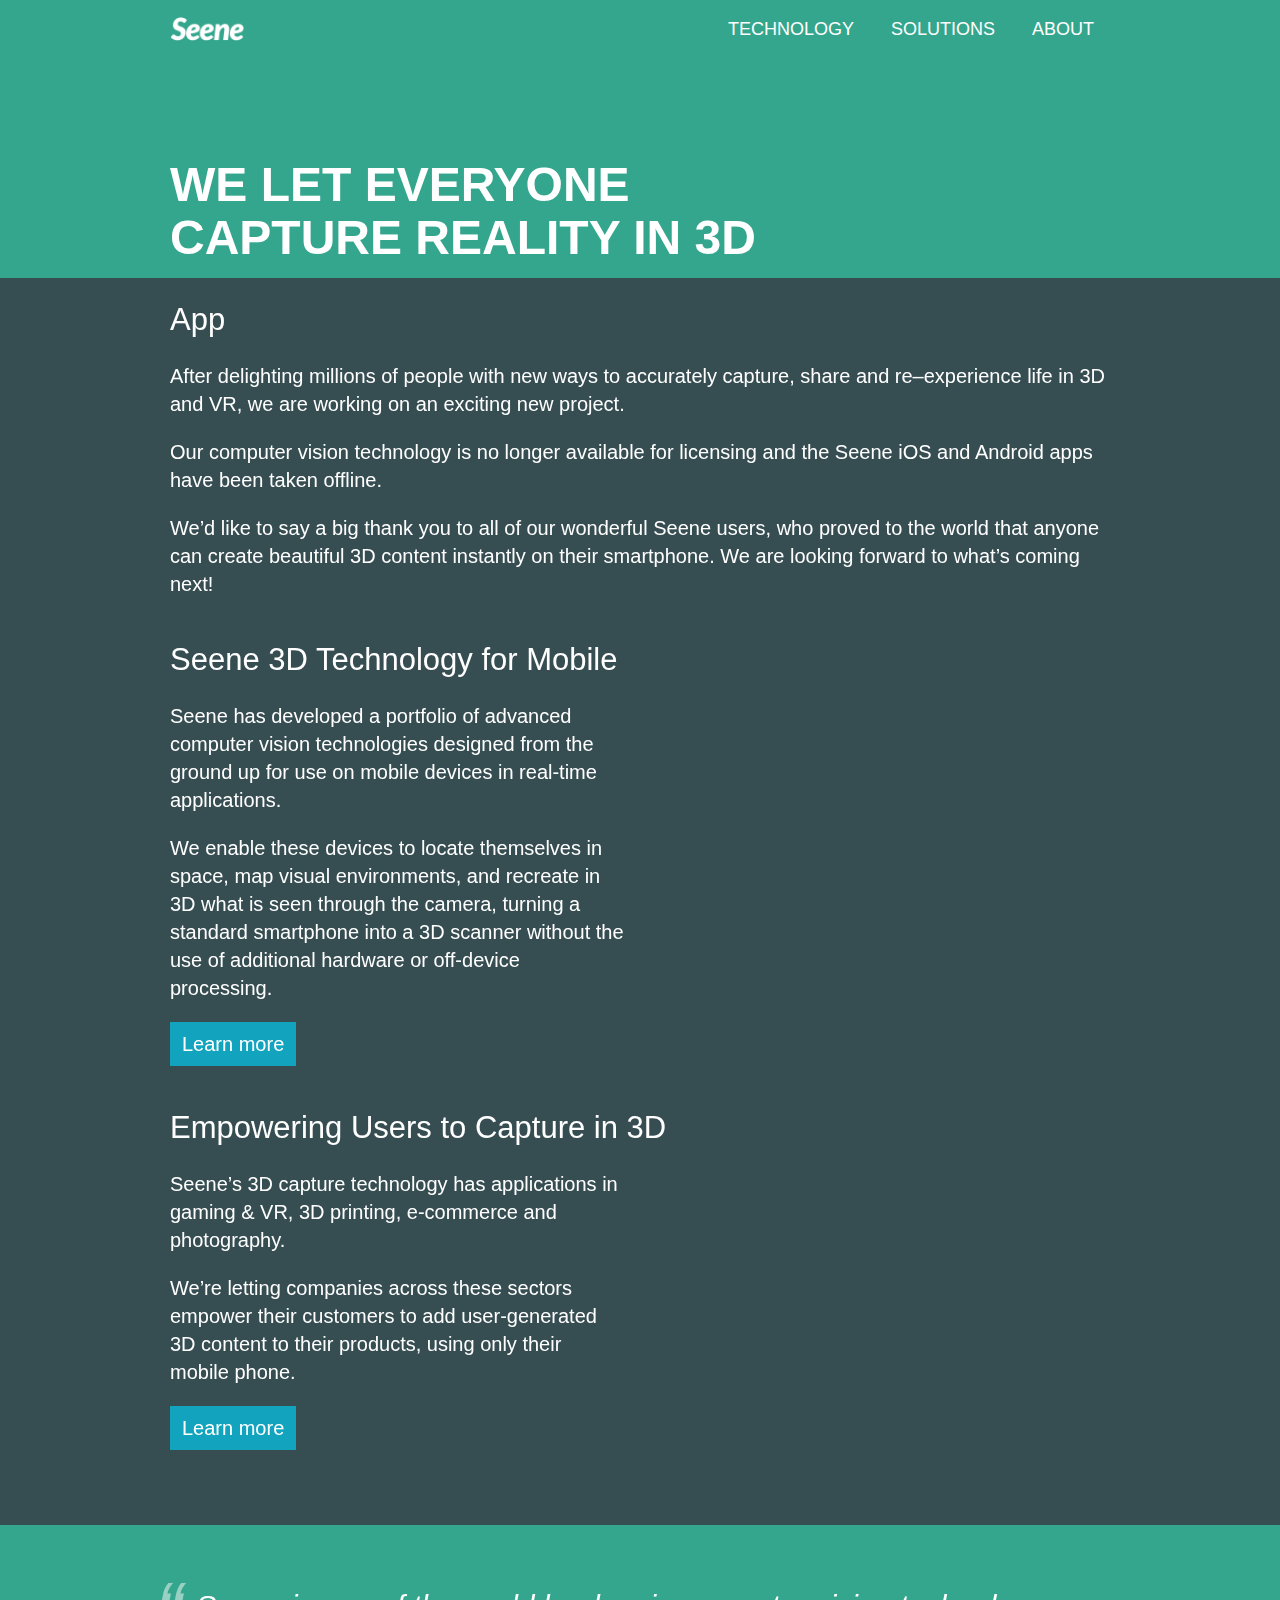
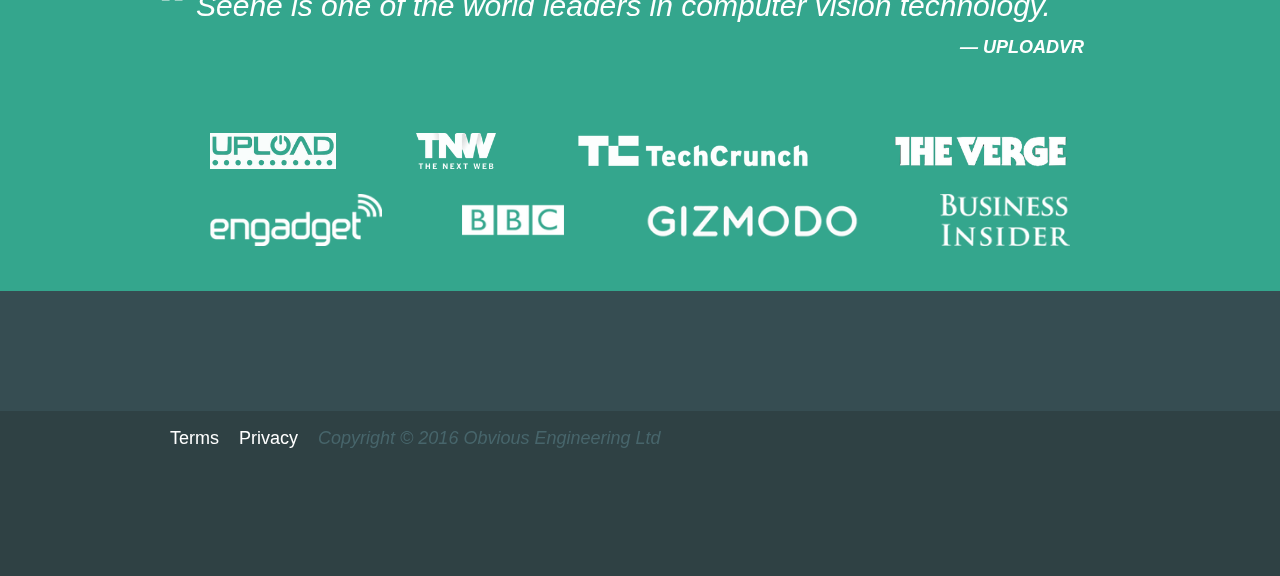
<file: index.html>
<!doctype html>
<html class="no-js" lang="">
  <head>
    <meta charset="utf-8">
    <meta http-equiv="X-UA-Compatible" content="IE=edge,chrome=1">
    <title>Seene</title>
    <meta name="description" content="">
    <meta name="viewport" content="width=device-width, initial-scale=1">

    <link rel="stylesheet" href="css/normalize.min.css">
    <link rel="stylesheet" href="css/main.css">

    <!--[if lt IE 9]>
        <script src="https://cdnjs.cloudflare.com/ajax/libs/html5shiv/3.7.3/html5shiv.min.js"></script>
        <script>window.html5 || document.write('<script src="js/vendor/html5shiv.js"><\/script>')</script>
    <![endif]-->
  </head>
  <body>
    <!--[if lt IE 8]>
        <p class="browserupgrade">You are using an <strong>outdated</strong> browser. Please <a href="http://browsehappy.com/">upgrade your browser</a> to improve your experience.</p>
    <![endif]-->
    <div class="header">
      <div class="content clearfix">
        <div class="topnav">
          <h2 class="seenelogo"><span>Seene</span></h2>
          <ul class=hmenu>
            <li><a href="technology.html">Technology</a></li>
            <li><a href="solutions.html">Solutions</a></li>
            <li><a href="about.html">About</a></li>
          </ul>
        </div>

        <h1 class="strapline"><span class="nowrap">We Let Everyone</span>
          <span class="nowrap">Capture Reality</span> <span class="nowrap">in 3D</span></h1>
      </div>
    </div>

    <div class="body">
      <div class="content">
        <!-- App -->
        <section>
          <h2>App</h2>

          <p>After delighting millions of people with new ways to accurately capture,
          share and re–experience life in 3D and VR, we are working on an exciting new project.</p>

          <p>Our computer vision technology is no longer available for licensing and the
          Seene iOS and Android apps have been taken offline.</p>

          <p>We’d like to say a big thank you to all of our wonderful Seene users,
          who proved to the world that anyone can create beautiful 3D content instantly
          on their smartphone. We are looking forward to what’s coming next!</p>
        </section>

        <!-- Technology -->
        <section>
          <h2>Seene 3D Technology for Mobile</h2>

          <div class="video-home">
            <iframe width="100%" height="100%" src="https://www.youtube.com/embed/hjrLjS5kQ2k?rel=0&amp;showinfo=0" frameborder="0" allowfullscreen></iframe>
          </div>

          <p>Seene has developed a portfolio of advanced computer vision technologies designed from the ground up for use on mobile devices in real-time applications.</p>

          <p>We enable these devices to locate themselves in space, map visual environments, and recreate in 3D what is seen through the camera, turning a standard smartphone into a 3D scanner without the use of additional hardware or off-device processing.</p>

          <p><a href="technology.html" class="btn learn-more">Learn more</a></p>
        </section>

        <!-- Solutions -->
        <section>
          <h2>Empowering Users to Capture in 3D</h2>

          <div class="video-home">
            <iframe width="100%" height="100%" src="https://www.youtube.com/embed/gLMOpt5invA?rel=0&amp;showinfo=0" frameborder="0" allowfullscreen></iframe>
          </div>

          <p>Seene’s 3D capture technology has applications in gaming &amp; VR,
          3D printing, e-commerce and photography.</p>

          <p>We’re letting companies across these sectors empower their customers to
          add user-generated 3D content to their products, using only their mobile phone.</p>

          <p><a href="solutions.html" class="btn learn-more">Learn more</a></p>
        </section>
      </div>
    </div>

    <div class="press">
      <div class="content">
        <blockquote cite="http://uploadvr.com/seene-vr-facial-scan-iphone/">
          <p>Seene is one of the world leaders in computer vision technology.</p>
          <footer>
            <cite>
              — <a href="http://uploadvr.com/seene-vr-facial-scan-iphone/">UPLOADVR</a>
            </cite>
          </footer>
        </blockquote>

        <div class="about-logos-section hidden-sm">
          <a href="http://uploadvr.com/seene-vr-facial-scan-iphone/" target="_blank" class="about-logo-wrap">
            <img class="about-logo" src="img/press/upload-vr-white.png">
          </a>
           <a href="http://thenextweb.com/creativity/2014/05/08/seene-previews-killer-360-degree-scanning-feature-3d-photo-sharing-app/" target="_blank" class="about-logo-wrap">
            <img class="about-logo" src="img/press/tnw-white.png" >
          </a>
          <a href="http://techcrunch.com/2013/10/19/seene-uses-computer-vision-to-create-unique-and-eerie-3d-images-on-iphone/" target="_blank" class="about-logo-wrap">
            <img class="about-logo" src="img/press/techcrunch-white.png">
          </a>
          <a href="http://www.theverge.com/2013/10/14/4837634/seene-lets-you-capture-3d-objects-using-an-iphone" target="_blank" class="about-logo-wrap">
            <img class="about-logo" src="img/press/the-verge-white.png">
          </a>
        </div>

        <div class="about-logos-section hidden-sm">
          <a href="http://www.engadget.com/2013/10/14/seene-for-iphone-produces-simple-shareable-3d-photos" target="_blank" class="about-logo-wrap">
            <img class="about-logo" src="img/press/engadget-white.png">
          </a>
          <a href="http://www.bbc.co.uk/news/technology-26343709" target="_blank" class="about-logo-wrap">
            <img class="about-logo" src="img/press/bbc-white.png">
          </a>
          <a href="http://gizmodo.com/capture-full-3d-models-in-seconds-with-just-your-phone-1573489825" target="_blank" class="about-logo-wrap">
            <img class="about-logo" src="img/press/gizmodo-white.png">
          </a>
          <a href="http://www.businessinsider.com/seene-the-trippy-new-app-for-3d-photos-is-blowing-our-minds-2013-10" target="_blank" class="about-logo-wrap">
            <img class="about-logo" src="img/press/business-insider-white.png">
          </a>
        </div>

      </div>

    </div>

    <div class="footer">
      <div class="content">
        <ul class="hmenu">
          <li><a href="terms.html">Terms</a></li>
          <li><a href="privacy.html">Privacy</a></li>
          <li class="copyright">Copyright &copy; 2016 Obvious Engineering Ltd</li>
        </ul>
      </div>
    </div>
  </body>
</html>
</file>
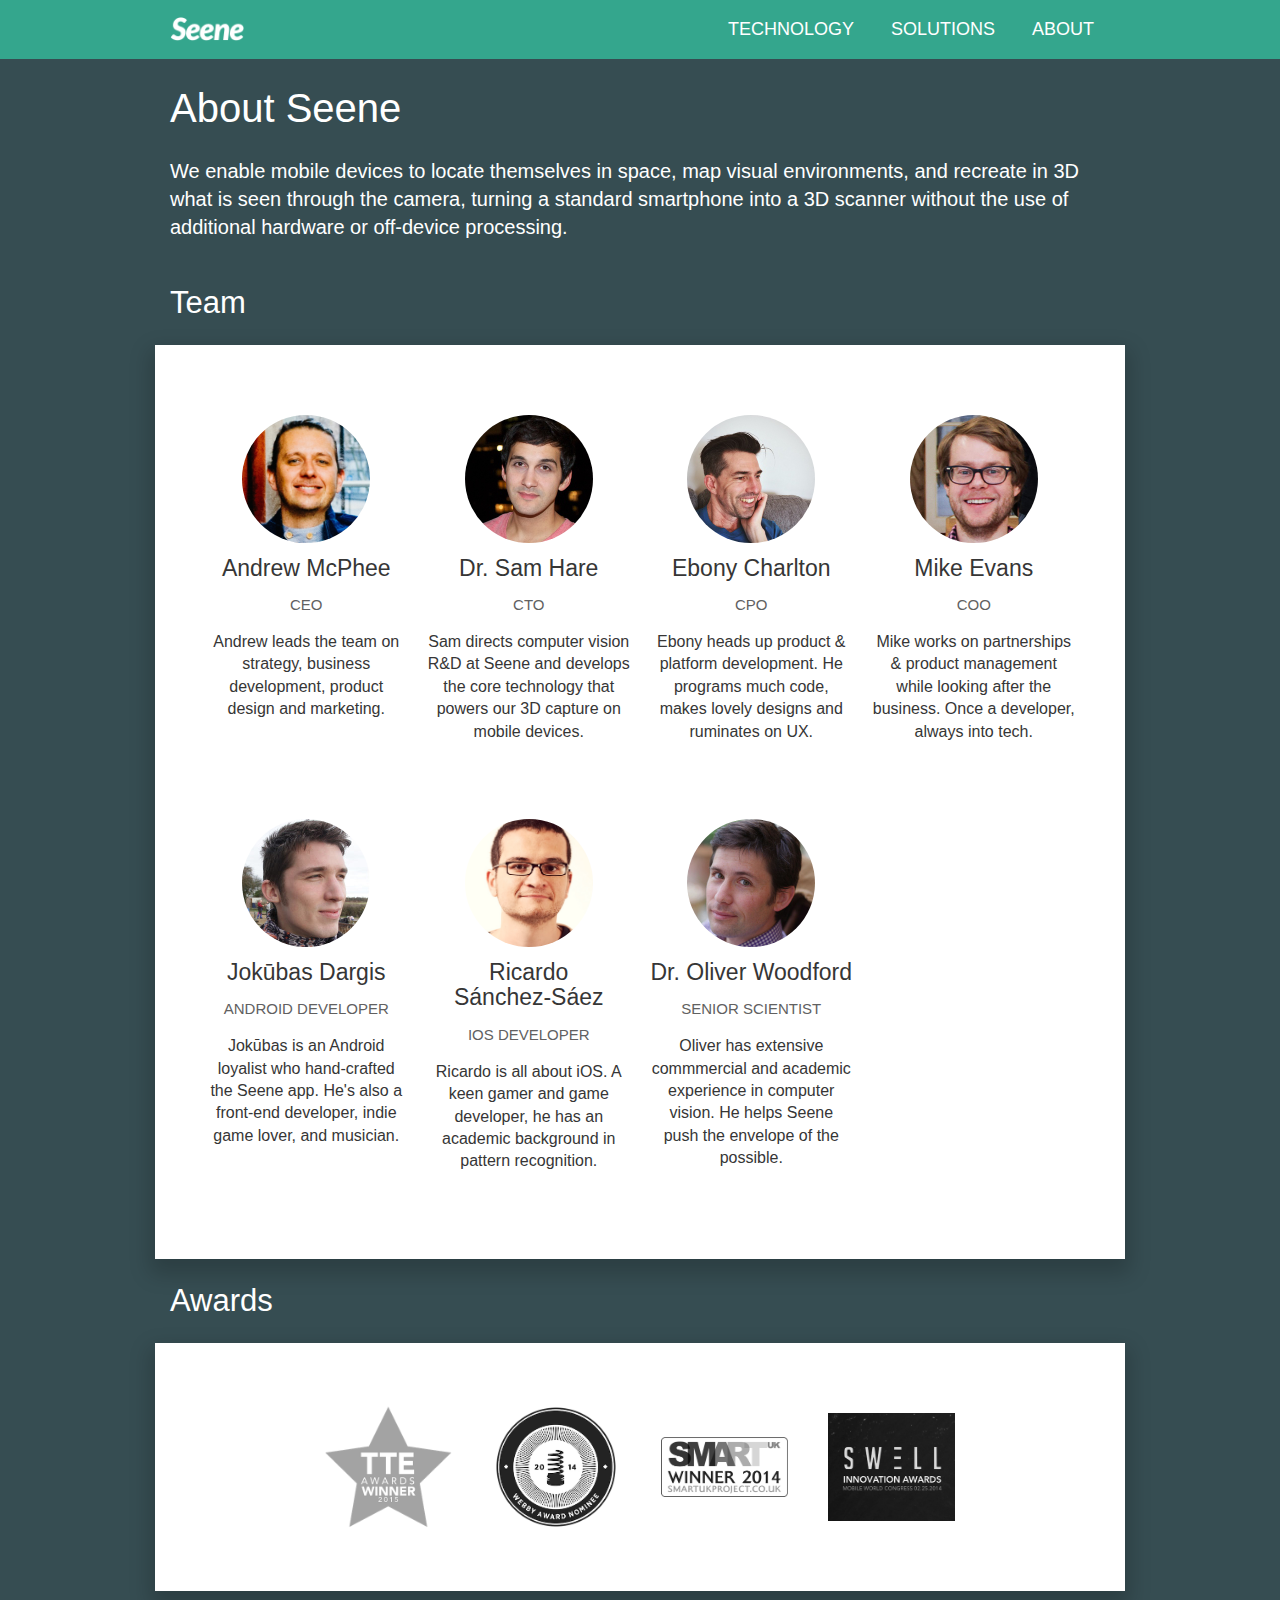
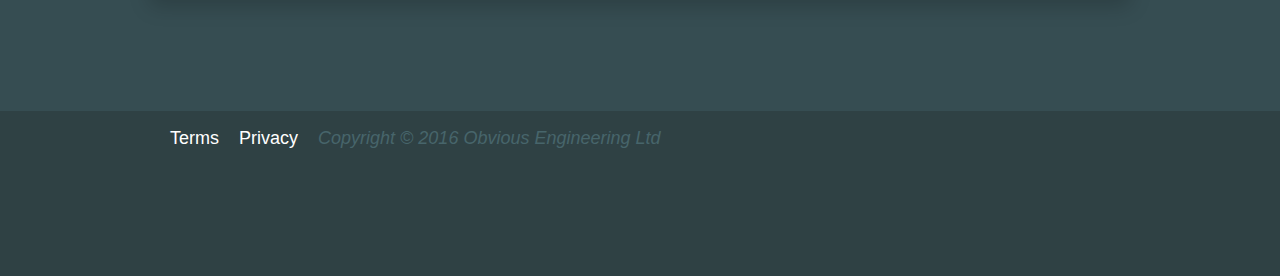
<file: about.html>
<!doctype html>
<html class="no-js" lang="">
  <head>
    <meta charset="utf-8">
    <meta http-equiv="X-UA-Compatible" content="IE=edge,chrome=1">
    <title>Seene - About</title>
    <meta name="description" content="">
    <meta name="viewport" content="width=device-width, initial-scale=1">

    <link rel="stylesheet" href="css/normalize.min.css">
    <link rel="stylesheet" href="css/main.css">

    <!--[if lt IE 9]>
        <script src="https://cdnjs.cloudflare.com/ajax/libs/html5shiv/3.7.3/html5shiv.min.js"></script>
        <script>window.html5 || document.write('<script src="js/vendor/html5shiv.js"><\/script>')</script>
    <![endif]-->
  </head>
  <body>
    <!--[if lt IE 8]>
        <p class="browserupgrade">You are using an <strong>outdated</strong> browser. Please <a href="http://browsehappy.com/">upgrade your browser</a> to improve your experience.</p>
    <![endif]-->
    <div class="header">
      <div class="content clearfix">
        <div class="topnav">
          <h2 class="seenelogo"><a href="index.html"><span>Seene</span></a></h2>
          <ul class=hmenu>
            <li><a href="technology.html">Technology</a></li>
            <li><a href="solutions.html">Solutions</a></li>
            <li><a href="about.html">About</a></li>
          </ul>
        </div>
      </div>
    </div>

    <div class="body">
      <div class="content">
        <!-- App -->
        <section>
          <h1>About Seene</h1>
          <p>We enable mobile devices to locate themselves in space, map visual environments,
          and recreate in 3D what is seen through the camera, turning a standard smartphone
          into a 3D scanner without the use of additional hardware or off-device processing.</p>
        </section>

        <section>
          <h2>Team</h2>

          <div id="team" class="about-logos about-team clearfix">
            <div class="about-team-section clearfix">
                <div class="about-team-member">
                    <img src="img/team/AM.jpg" class="about-team-member-avatar">
                    <h4 class="about-team-member-name ng-binding">Andrew McPhee</h4>
                    <p class="about-team-member-title ng-binding">CEO</p>
                    <p class="about-team-member-bio ng-binding">Andrew leads the team on strategy, business development, product design and marketing.</p>
                </div>
                <div class="about-team-member">
                    <img src="img/team/SH.jpg" class="about-team-member-avatar">
                    <h4 class="about-team-member-name ng-binding">Dr. Sam Hare</h4>
                    <p class="about-team-member-title ng-binding">CTO</p>
                    <p class="about-team-member-bio ng-binding">Sam directs computer vision R&amp;D at Seene and develops the core technology that powers our 3D capture on mobile devices.</p>
                </div>
                <div class="about-team-member">
                    <img src="img/team/EC.jpg" class="about-team-member-avatar">
                    <h4 class="about-team-member-name ng-binding">Ebony Charlton</h4>
                    <p class="about-team-member-title ng-binding">CPO</p>
                    <p class="about-team-member-bio ng-binding">Ebony heads up product &amp; platform development. He programs much code, makes lovely designs and ruminates on UX.</p>
                </div>
                <div class="about-team-member">
                    <img src="img/team/ME.jpg" class="about-team-member-avatar">
                    <h4 class="about-team-member-name ng-binding">Mike Evans</h4>
                    <p class="about-team-member-title ng-binding">COO</p>
                    <p class="about-team-member-bio ng-binding">Mike works on partnerships &amp; product management while looking after the business. Once a developer, always into tech.</p>
                </div>
              </div>
              <div class="about-team-section clearfix">
                <div class="about-team-member">
                    <img src="img/team/JD.jpg" class="about-team-member-avatar">
                    <h4 class="about-team-member-name ng-binding">Jokūbas Dargis</h4>
                    <p class="about-team-member-title ng-binding">Android developer</p>
                    <p class="about-team-member-bio ng-binding">Jokūbas is an Android loyalist who hand-crafted the Seene app. He's also a front-end developer, indie game lover, and musician.</p>
                </div>
                <div class="about-team-member">
                    <img src="img/team/RS.jpg" class="about-team-member-avatar">
                    <h4 class="about-team-member-name ng-binding">Ricardo <span class="nowrap">Sánchez-Sáez</span></h4>
                    <p class="about-team-member-title ng-binding">iOS developer</p>
                    <p class="about-team-member-bio ng-binding">Ricardo is all about iOS. A keen gamer and game developer, he has an academic background in pattern recognition.</p>
                </div>
                <div class="about-team-member">
                    <img src="img/team/OW.jpg" class="about-team-member-avatar">
                    <h4 class="about-team-member-name ng-binding">Dr. Oliver Woodford</h4>
                    <p class="about-team-member-title ng-binding">Senior Scientist</p>
                    <p class="about-team-member-bio ng-binding">Oliver has extensive commmercial and academic experience in computer vision. He helps Seene push the envelope of the possible. </p>
                </div>
              </div>
          </div>
        </section>

        <section>
          <h2>Awards</h2>

          <div class="about-logos about-logos--filtered award-logos">
            <div class="about-logos-section">
              <a href="http://www.the-tech-expo.com/congratulations-to-our-tte-awards-winners-2015/" class="about-logo-wrap" target="_blank">
                <img class="about-logo" src="img/press/tte_winner_2015.png"/>
              </a>
              <a href="http://www.webbyawards.com/winners/2014/mobile-apps/handheld-devices/experimental-innovation/seene/" class="about-logo-wrap" target="_blank">
                <img class="about-logo" src="img/press/webby-2014-badge-nominee.png"/>
              </a>
              <a href="http://www.smartukproject.co.uk/archives/4242" class="about-logo-wrap" target="_blank">
                <img class="about-logo" src="img/press/smart-winner2014.png"/>
              </a>
              <a href="http://gotoswell.com/post/77970946531/congrats-to-the-winners-of-swell-awards" class="about-logo-wrap" target="_blank">
                <img class="about-logo" src="img/press/swell-innovation-award.png"/>
              </a>
            </div>
          </div>
        </section>
      </div>
    </div>

    <div class="footer">
      <div class="content">
        <ul class="hmenu">
          <li><a href="terms.html">Terms</a></li>
          <li><a href="privacy.html">Privacy</a></li>
          <li class="copyright">Copyright &copy; 2016 Obvious Engineering Ltd</li>
        </ul>
      </div>
    </div>
  </body>
</html>
</file>
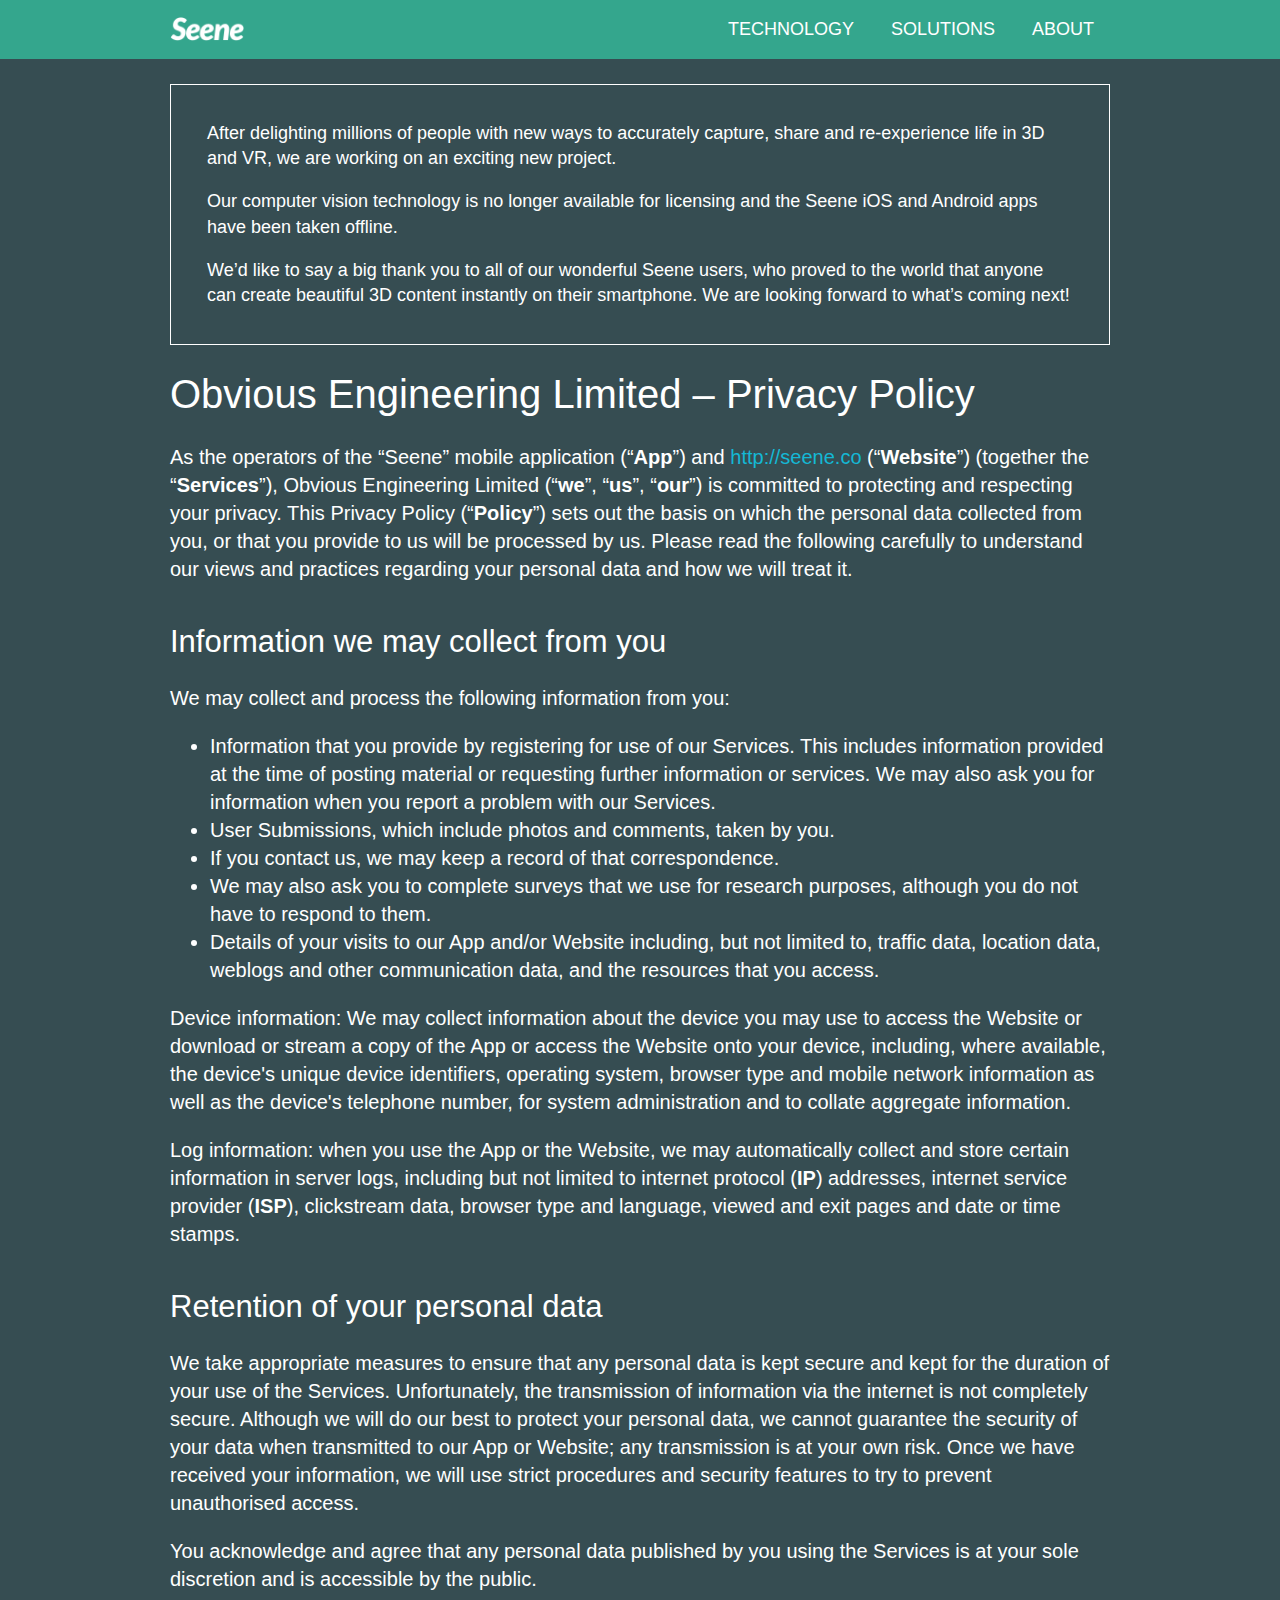
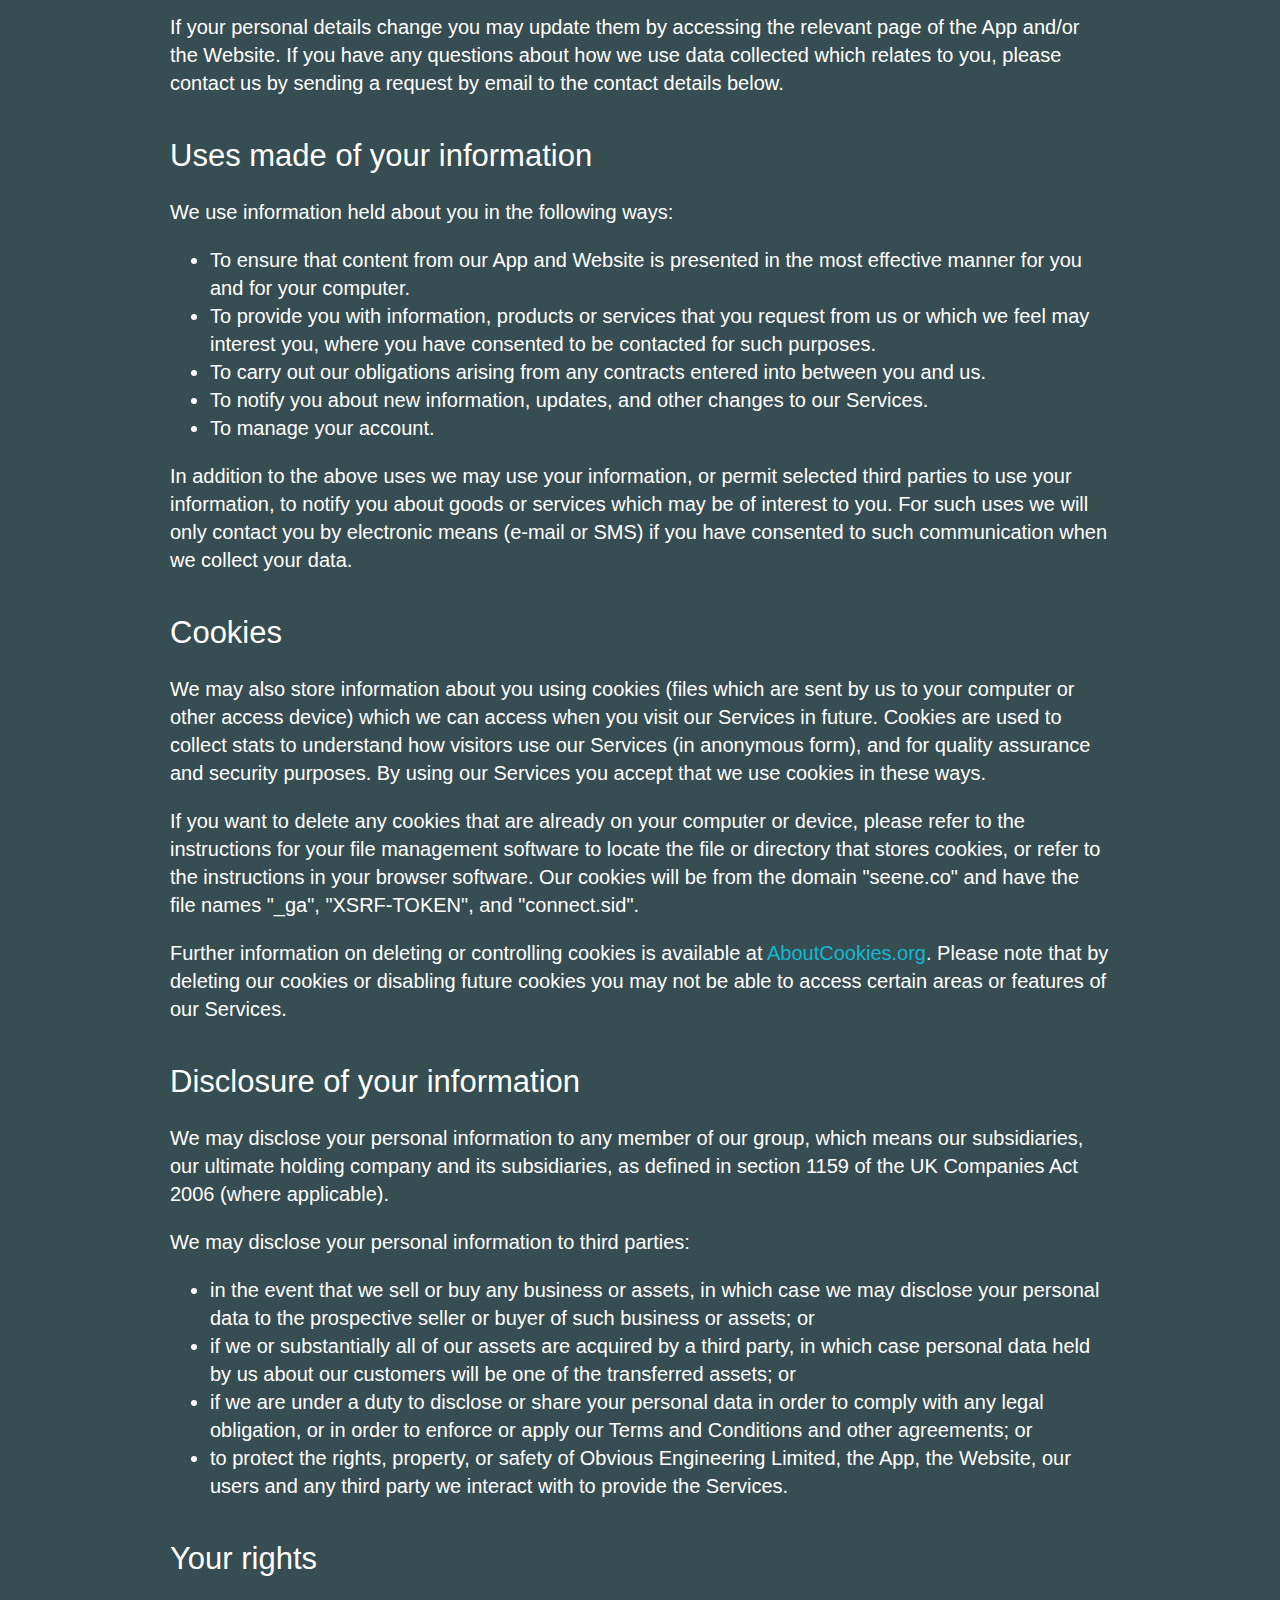
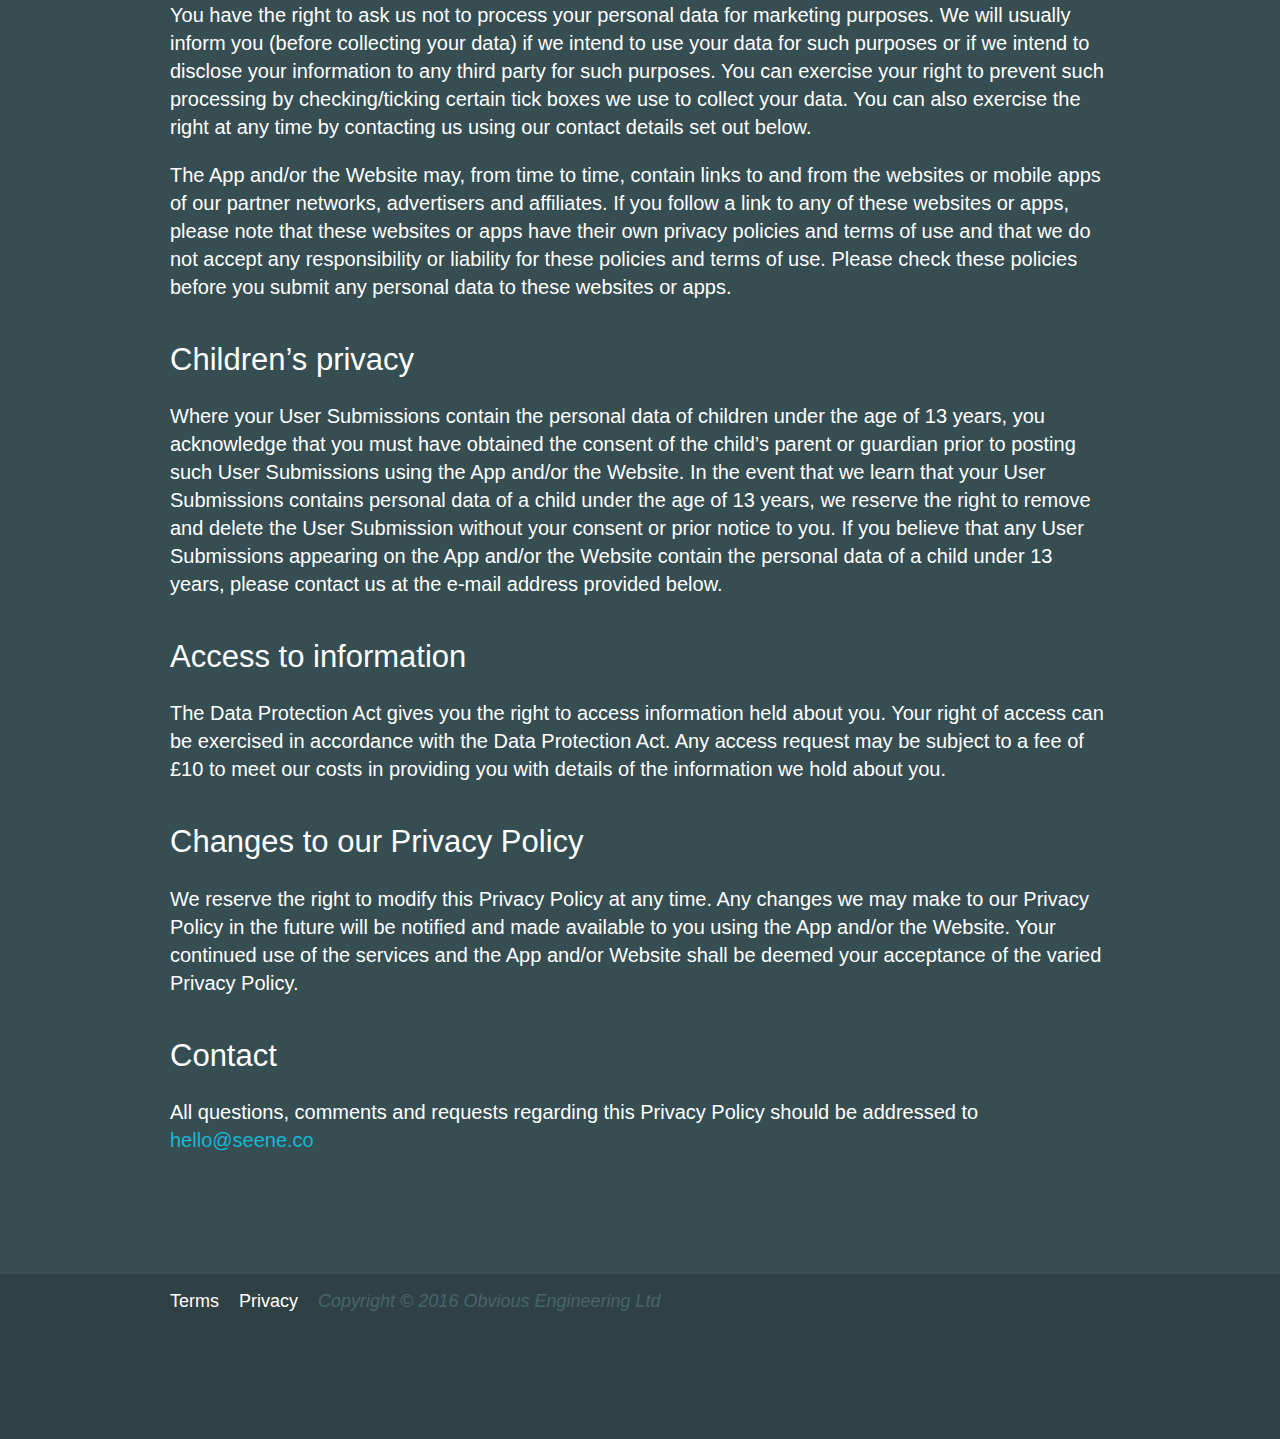
<file: privacy.html>
<!doctype html>
<html class="no-js" lang="">
  <head>
    <meta charset="utf-8">
    <meta http-equiv="X-UA-Compatible" content="IE=edge,chrome=1">
    <title>Seene - Privacy Policy</title>
    <meta name="description" content="">
    <meta name="viewport" content="width=device-width, initial-scale=1">

    <link rel="stylesheet" href="css/normalize.min.css">
    <link rel="stylesheet" href="css/main.css">

    <!--[if lt IE 9]>
        <script src="https://cdnjs.cloudflare.com/ajax/libs/html5shiv/3.7.3/html5shiv.min.js"></script>
        <script>window.html5 || document.write('<script src="js/vendor/html5shiv.js"><\/script>')</script>
    <![endif]-->
  </head>
  <body>
    <!--[if lt IE 8]>
        <p class="browserupgrade">You are using an <strong>outdated</strong> browser. Please <a href="http://browsehappy.com/">upgrade your browser</a> to improve your experience.</p>
    <![endif]-->
    <div class="header">
      <div class="content clearfix">
        <div class="topnav">
          <h2 class="seenelogo"><a href="index.html"><span>Seene</span></a></h2>
          <ul class=hmenu>
            <li><a href="technology.html">Technology</a></li>
            <li><a href="solutions.html">Solutions</a></li>
            <li><a href="about.html">About</a></li>
          </ul>
        </div>
      </div>
    </div>

    <div class="body">
      <div class="content">
        <div class="sunset-callout">
          <p>After delighting millions of people with new ways to accurately capture, share and re-experience life in 3D and VR, we are working on an exciting new project.</p>

          <p>Our computer vision technology is no longer available for licensing and the Seene iOS and Android apps have been taken offline.</p>

          <p>We&rsquo;d like to say a big thank you to all of our wonderful Seene users, who proved to the world that anyone can create beautiful 3D content instantly on their smartphone. We are looking forward to what&rsquo;s coming next!</p>
        </div>

        <h1>Obvious Engineering Limited &ndash; Privacy Policy</h1>
        <p>As the operators of the &ldquo;Seene&rdquo; mobile application (&ldquo;<strong>App</strong>&rdquo;) and <a href="http://seene.co" target="_blank">http://seene.co</a> (&ldquo;<strong>Website</strong>&rdquo;) (together the &ldquo;<strong>Services</strong>&rdquo;), Obvious Engineering Limited (&ldquo;<strong>we</strong>&rdquo;, &ldquo;<strong>us</strong>&rdquo;, &ldquo;<strong>our</strong>&rdquo;) is committed to protecting and respecting your privacy. This Privacy Policy (&ldquo;<strong>Policy</strong>&rdquo;) sets out the basis on which the personal data collected from you, or that you provide to us will be processed by us. Please read the following carefully to understand our views and practices regarding your personal data and how we will treat it.</p>

        <h2>Information we may collect from you</h2>
        <p>We may collect and process the following information from you:</p>
        <ul>
          <li>Information that you provide by registering for use of our Services. This includes information provided at the time of posting material or requesting further information or services. We may also ask you for information when you report a problem with our Services.</li>
          <li>User Submissions, which include photos and comments, taken by you.</li>
          <li>If you contact us, we may keep a record of that correspondence.</li>
          <li>We may also ask you to complete surveys that we use for research purposes, although you do not have to respond to them.</li>
          <li>Details of your visits to our App and/or Website including, but not limited to, traffic data, location data, weblogs and other communication data, and the resources that you access.</li>
        </ul>
        <p>Device information: We may collect information about the device you may use to access the Website or download or stream a copy of the App or access the Website onto your device, including, where available, the device's unique device identifiers, operating system, browser type and mobile network information as well as the device's telephone number, for system administration and to collate aggregate information.</p>
        <p>Log information: when you use the App or the Website, we may automatically collect and store certain information in server logs, including but not limited to internet protocol (<strong>IP</strong>) addresses, internet service provider (<strong>ISP</strong>), clickstream data, browser type and language, viewed and exit pages and date or time stamps.</p>

        <h2>Retention of your personal data</h2>
        <p>We take appropriate measures to ensure that any personal data is kept secure and kept for the duration of your use of the Services. Unfortunately, the transmission of information via the internet is not completely secure. Although we will do our best to protect your personal data, we cannot guarantee the security of your data when transmitted to our App or Website; any transmission is at your own risk. Once we have received your information, we will use strict procedures and security features to try to prevent unauthorised access.</p>
        <p>You acknowledge and agree that any personal data published by you using the Services is at your sole discretion and is accessible by the public.</p>
        <p>If your personal details change you may update them by accessing the relevant page of the App and/or the Website. If you have any questions about how we use data collected which relates to you, please contact us by sending a request by email to the contact details below.</p>

        <h2>Uses made of your information</h2>
        <p>We use information held about you in the following ways:
        <ul>
          <li>To ensure that content from our App and Website is presented in the most effective manner for you and for your computer.</li>
          <li>To provide you with information, products or services that you request from us or which we feel may interest you, where you have consented to be contacted for such purposes.</li>
          <li>To carry out our obligations arising from any contracts entered into between you and us.</li>
          <li>To notify you about new information, updates, and other changes to our Services.</li>
          <li>To manage your account.</li>
        </ul>
        <p>In addition to the above uses we may use your information, or permit selected third parties to use your information, to notify you about goods or services which may be of interest to you. For such uses we will only contact you by electronic means (e-mail or SMS) if you have consented to such communication when we collect your data.</p>

        <h2>Cookies</h2>
        <p>We may also store information about you using cookies (files which are sent by us to your computer or other access device) which we can access when you visit our Services in future. Cookies are used to collect stats to understand how visitors use our Services (in anonymous form), and for quality assurance and security purposes. By using our Services you accept that we use cookies in these ways.</p>
        <p>If you want to delete any cookies that are already on your computer or device, please refer to the instructions for your file management software to locate the file or directory that stores cookies, or refer to the instructions in your browser software. Our cookies will be from the domain "seene.co" and have the file names "_ga", "XSRF-TOKEN", and "connect.sid".</p>
        <p>Further information on deleting or controlling cookies is available at <a href="http://www.aboutcookies.org" target="_blank">AboutCookies.org</a>. Please note that by deleting our cookies or disabling future cookies you may not be able to access certain areas or features of our Services.</p>

        <h2>Disclosure of your information</h2>
        <p>We may disclose your personal information to any member of our group, which means our subsidiaries, our ultimate holding company and its subsidiaries, as defined in section 1159 of the UK Companies Act 2006 (where applicable).</p>
        <p>We may disclose your personal information to third parties:</p>
        <ul>
          <li>in the event that we sell or buy any business or assets, in which case we may disclose your personal data to the prospective seller or buyer of such business or assets; or</li>
          <li>if we or substantially all of our assets are acquired by a third party, in which case personal data held by us about our customers will be one of the transferred assets; or</li>
          <li>if we are under a duty to disclose or share your personal data in order to comply with any legal obligation, or in order to enforce or apply our Terms and Conditions and other agreements; or</li>
          <li>to protect the rights, property, or safety of Obvious Engineering Limited, the App, the Website, our users and any third party we interact with to provide the Services.</li>
        </ul>

        <h2>Your rights</h2>
        <p>You have the right to ask us not to process your personal data for marketing purposes. We will usually inform you (before collecting your data) if we intend to use your data for such purposes or if we intend to disclose your information to any third party for such purposes. You can exercise your right to prevent such processing by checking/ticking certain tick boxes we use to collect your data. You can also exercise the right at any time by contacting us using our contact details set out below.</p>
        <p>The App and/or the Website may, from time to time, contain links to and from the websites or mobile apps of our partner networks, advertisers and affiliates. If you follow a link to any of these websites or apps, please note that these websites or apps have their own privacy policies and terms of use and that we do not accept any responsibility or liability for these policies and terms of use. Please check these policies before you submit any personal data to these websites or apps.</p>

        <h2>Children&rsquo;s privacy</h2>
        <p>Where your User Submissions contain the personal data of children under the age of 13 years, you acknowledge that you must have obtained the consent of the child&rsquo;s parent or guardian prior to posting such User Submissions using the App and/or the Website. In the event that we learn that your User Submissions contains personal data of a child under the age of 13 years, we reserve the right to remove and delete the User Submission without your consent or prior notice to you. If you believe that any User Submissions appearing on the App and/or the Website contain the personal data of a child under 13 years, please contact us at the e-mail address provided below.</p>

        <h2>Access to information</h2>
        <p>The Data Protection Act gives you the right to access information held about you. Your right of access can be exercised in accordance with the Data Protection Act. Any access request may be subject to a fee of £10 to meet our costs in providing you with details of the information we hold about you.</p>

        <h2>Changes to our Privacy Policy</h2>
        <p>We reserve the right to modify this Privacy Policy at any time. Any changes we may make to our Privacy Policy in the future will be notified and made available to you using the App and/or the Website. Your continued use of the services and the App and/or Website shall be deemed your acceptance of the varied Privacy Policy.</h2>

        <h2>Contact</h2>
        <p>All questions, comments and requests regarding this Privacy Policy should be addressed to <a href="mailto:hello@seene.co">hello@seene.co</a></p>
      </div>
    </div>

    <div class="footer">
      <div class="content">
        <ul class="hmenu">
          <li><a href="terms.html">Terms</a></li>
          <li><a href="privacy.html">Privacy</a></li>
          <li class="copyright">Copyright &copy; 2016 Obvious Engineering Ltd</li>
        </ul>
      </div>
    </div>
  </body>
</html>
</file>
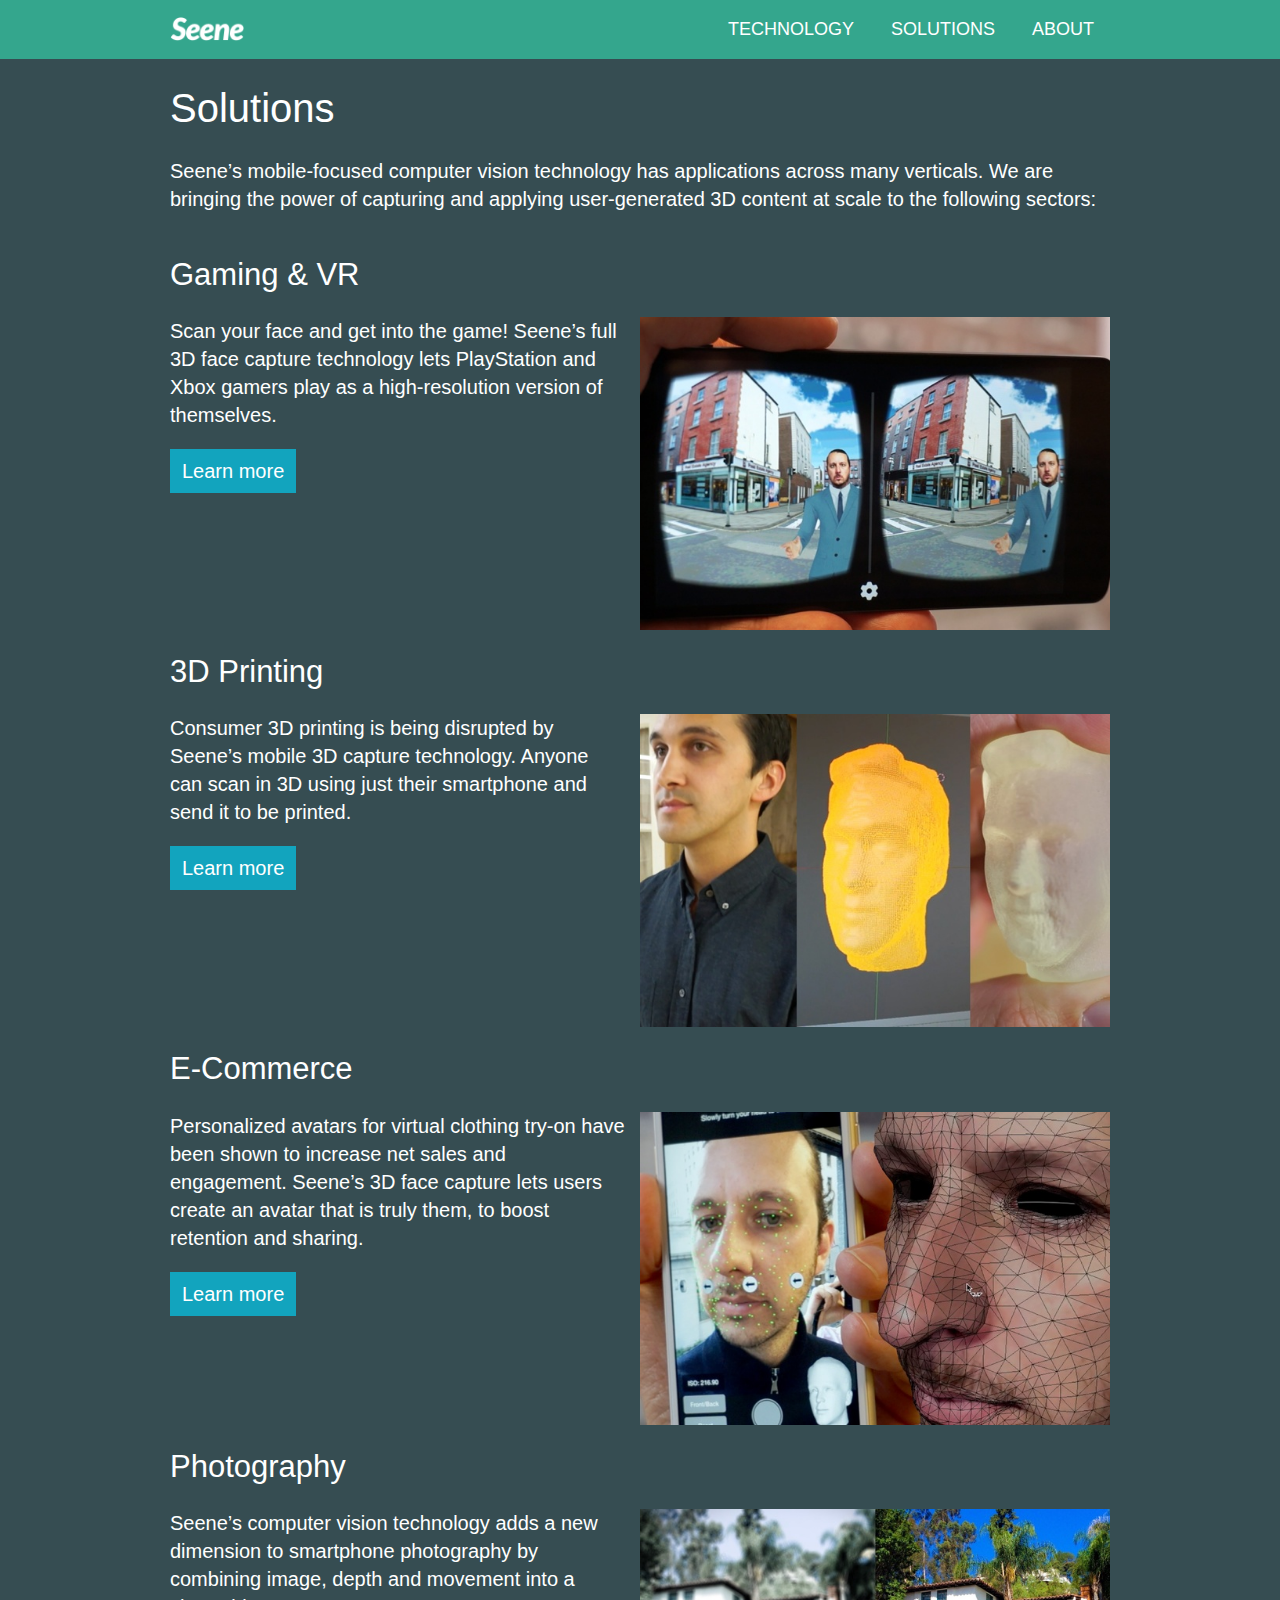
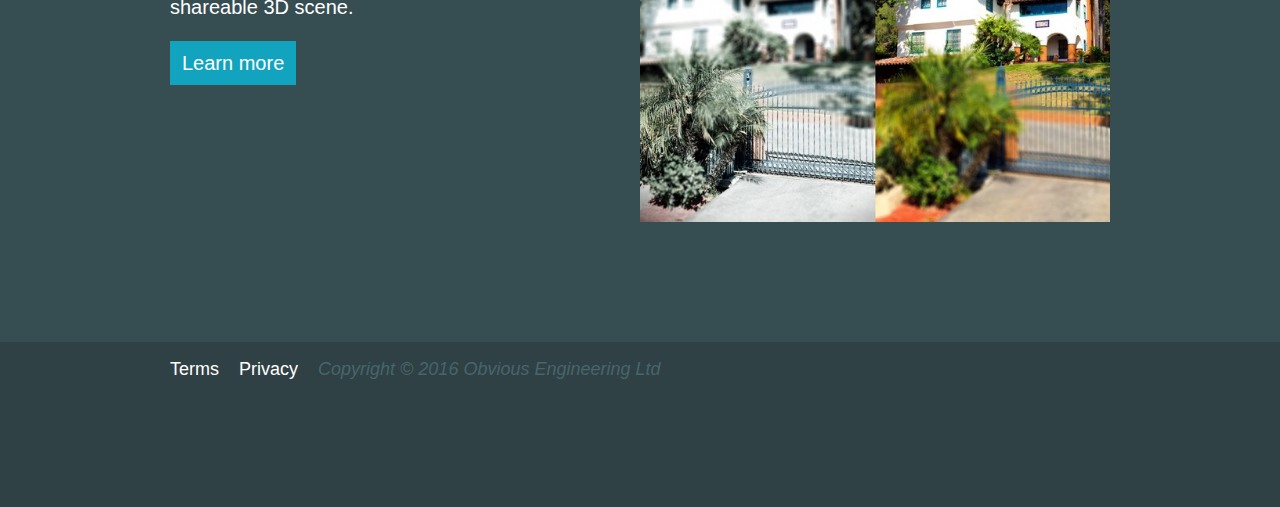
<file: solutions.html>
<!doctype html>
<html class="no-js" lang="">
  <head>
    <meta charset="utf-8">
    <meta http-equiv="X-UA-Compatible" content="IE=edge,chrome=1">
    <title>Seene - Solutions</title>
    <meta name="description" content="">
    <meta name="viewport" content="width=device-width, initial-scale=1">

    <link rel="stylesheet" href="css/normalize.min.css">
    <link rel="stylesheet" href="css/main.css">

    <!--[if lt IE 9]>
        <script src="https://cdnjs.cloudflare.com/ajax/libs/html5shiv/3.7.3/html5shiv.min.js"></script>
        <script>window.html5 || document.write('<script src="js/vendor/html5shiv.js"><\/script>')</script>
    <![endif]-->
  </head>
  <body>
    <!--[if lt IE 8]>
        <p class="browserupgrade">You are using an <strong>outdated</strong> browser. Please <a href="http://browsehappy.com/">upgrade your browser</a> to improve your experience.</p>
    <![endif]-->
    <div class="header">
      <div class="content clearfix">
        <div class="topnav">
          <h2 class="seenelogo"><a href="index.html"><span>Seene</span></a></h2>
          <ul class=hmenu>
            <li><a href="technology.html">Technology</a></li>
            <li><a href="solutions.html">Solutions</a></li>
            <li><a href="about.html">About</a></li>
          </ul>
        </div>
      </div>
    </div>

    <div class="body">
      <div class="content">
        <h1>Solutions</h1>
        <p>Seene’s mobile-focused computer vision technology has applications across many
        verticals. We are bringing the power of capturing and applying user-generated 3D
        content at scale to the following sectors:</p>

        <section>
          <h2>Gaming &amp; VR</h2>

          <div class="sol-image">
            <img src="img/solutions/gaming_vr.jpg" alt="Gaming & VR">
          </div>

          <p>Scan your face and get into the game! Seene’s full 3D face capture technology lets PlayStation and Xbox gamers play as a high-resolution version of themselves.</p>

          <p><a href="technology.html#faces" class="btn learn-more">Learn more</a></p>
        </section>

        <section>
          <h2>3D Printing</h2>

          <div class="sol-image">
            <img src="img/solutions/3dprint.jpg" alt="3D Printing">
          </div>

          <p>Consumer 3D printing is being disrupted by Seene’s mobile 3D capture
          technology. Anyone can scan in 3D using just their smartphone and send it to be printed.</p>
          <p><a href="technology.html#3dscene" class="btn learn-more">Learn more</a></p>
        </section>

        <section>
          <h2>E-Commerce</h2>

          <div class="sol-image">
            <img src="img/solutions/ecomm.jpg" alt="E-Commerce">
          </div>

          <p>Personalized avatars for virtual clothing try-on have been shown to increase
          net sales and engagement. Seene’s 3D face capture lets users create an avatar that
          is truly them, to boost retention and sharing.</p>
          <p><a href="technology.html#faces" class="btn learn-more">Learn more</a></p>
        </section>

        <section>
          <h2>Photography</h2>

          <div class="sol-image">
            <img src="img/solutions/photo.jpg" alt="Photography">
          </div>

          <p>Seene’s computer vision technology adds a new dimension to smartphone
          photography by combining image, depth and movement into a shareable 3D scene.</p>
          <p><a href="technology.html#25dscene" class="btn learn-more">Learn more</a></p>
        </section>
    </div>

    <div class="footer">
      <div class="content">
        <ul class="hmenu">
          <li><a href="terms.html">Terms</a></li>
          <li><a href="privacy.html">Privacy</a></li>
          <li class="copyright">Copyright &copy; 2016 Obvious Engineering Ltd</li>
        </ul>
      </div>
    </div>
  </body>
</html>
</file>
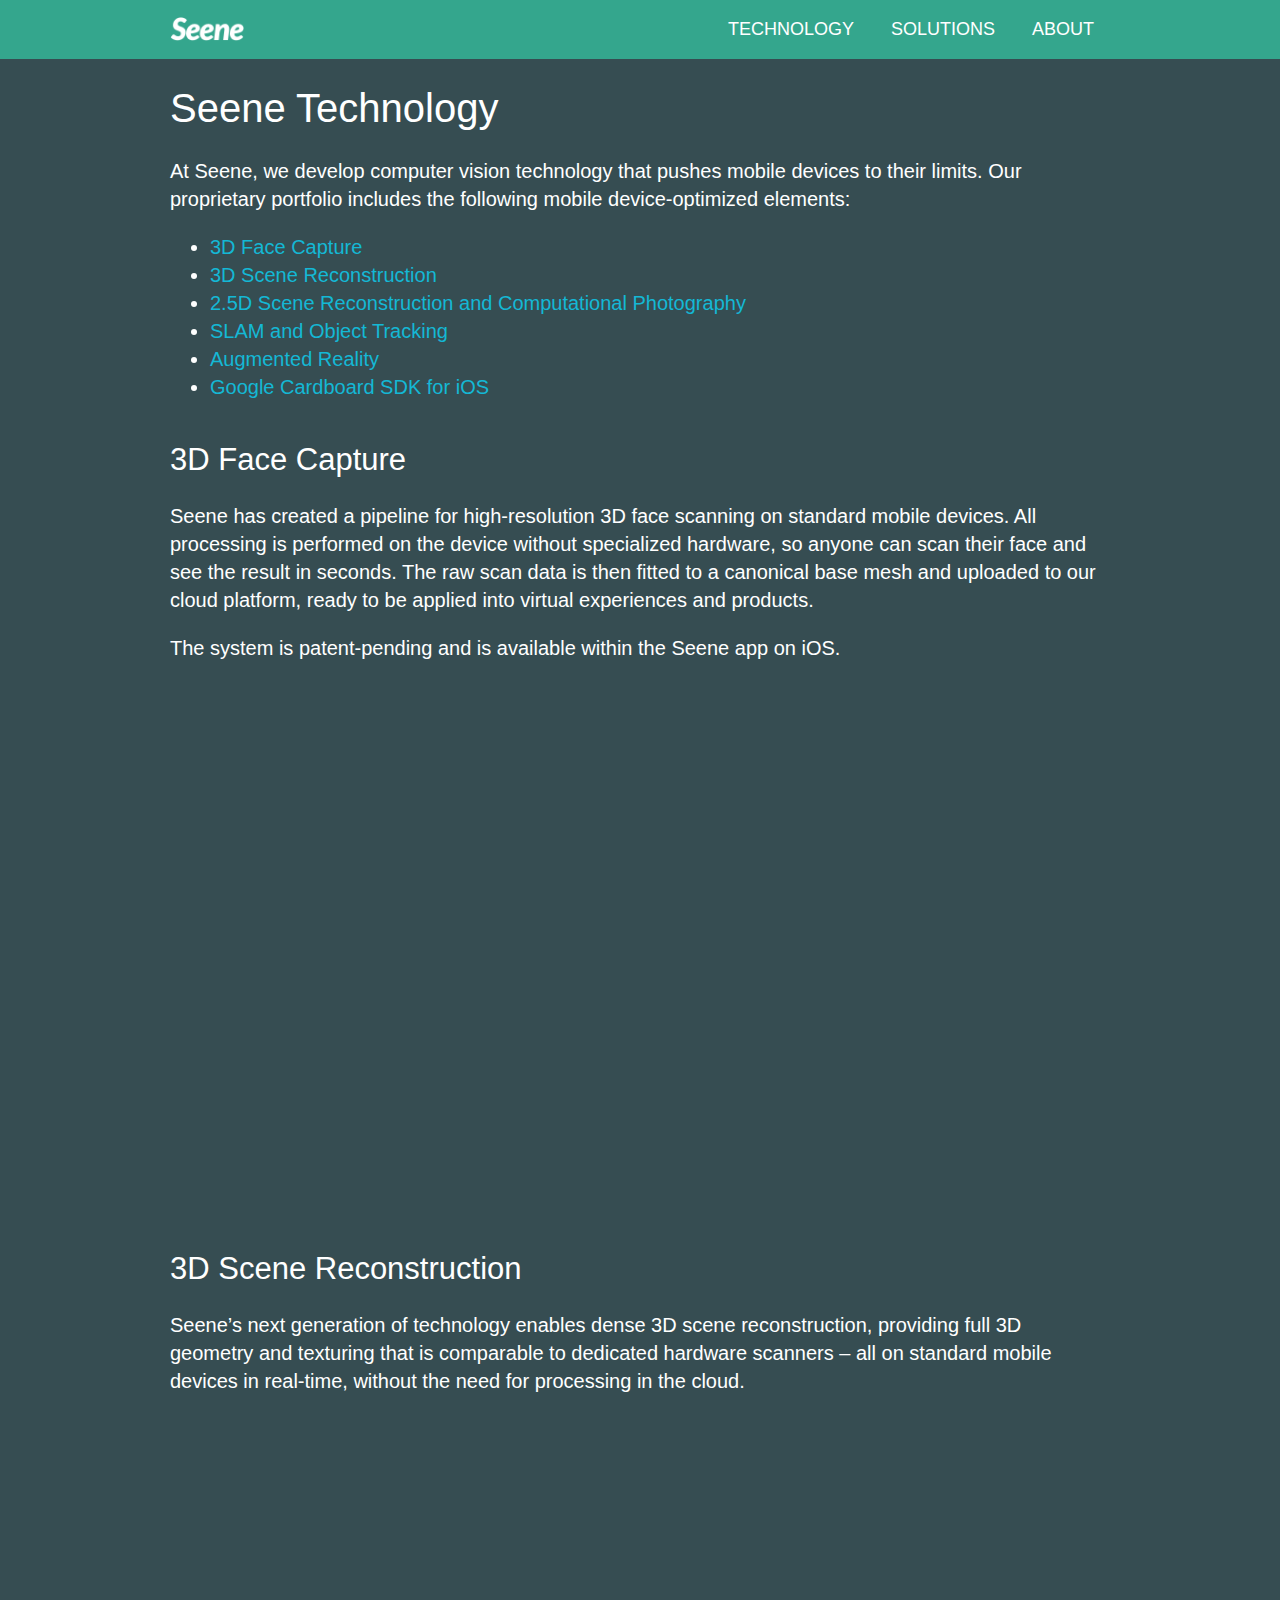
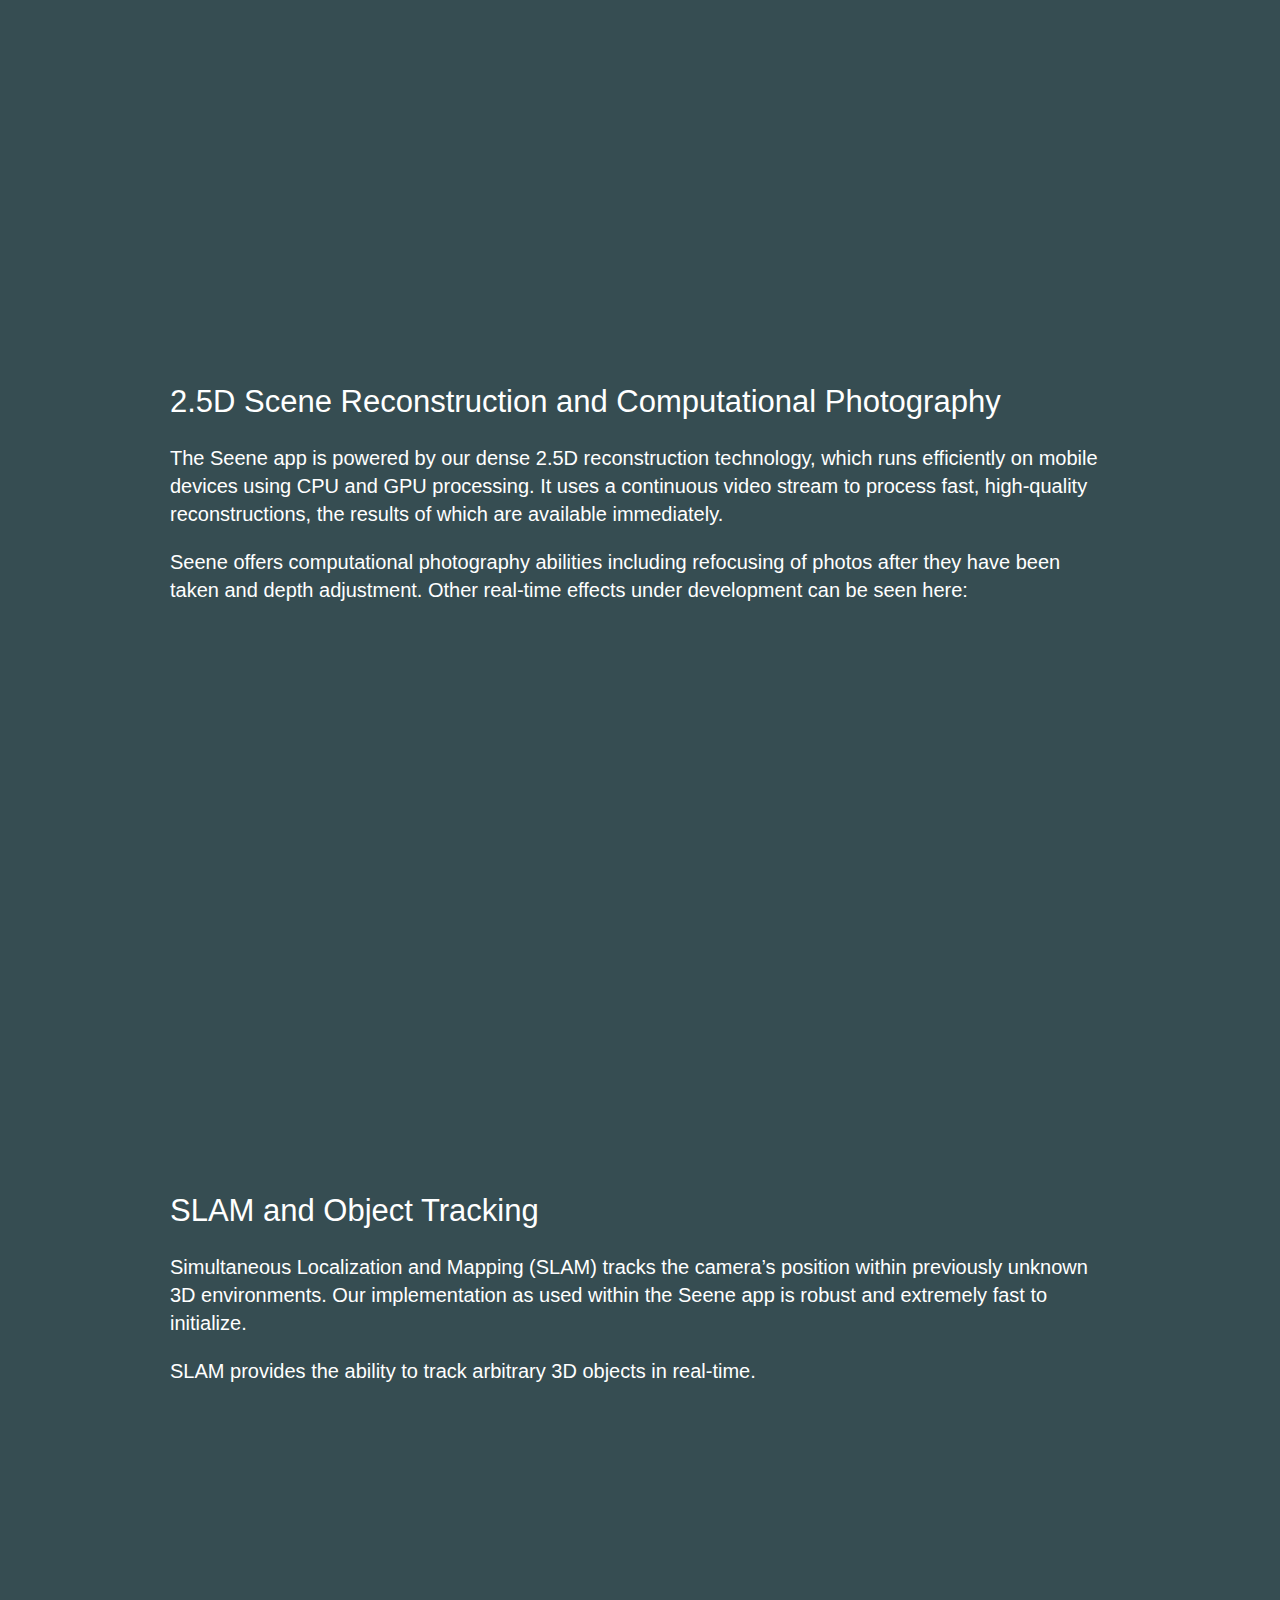
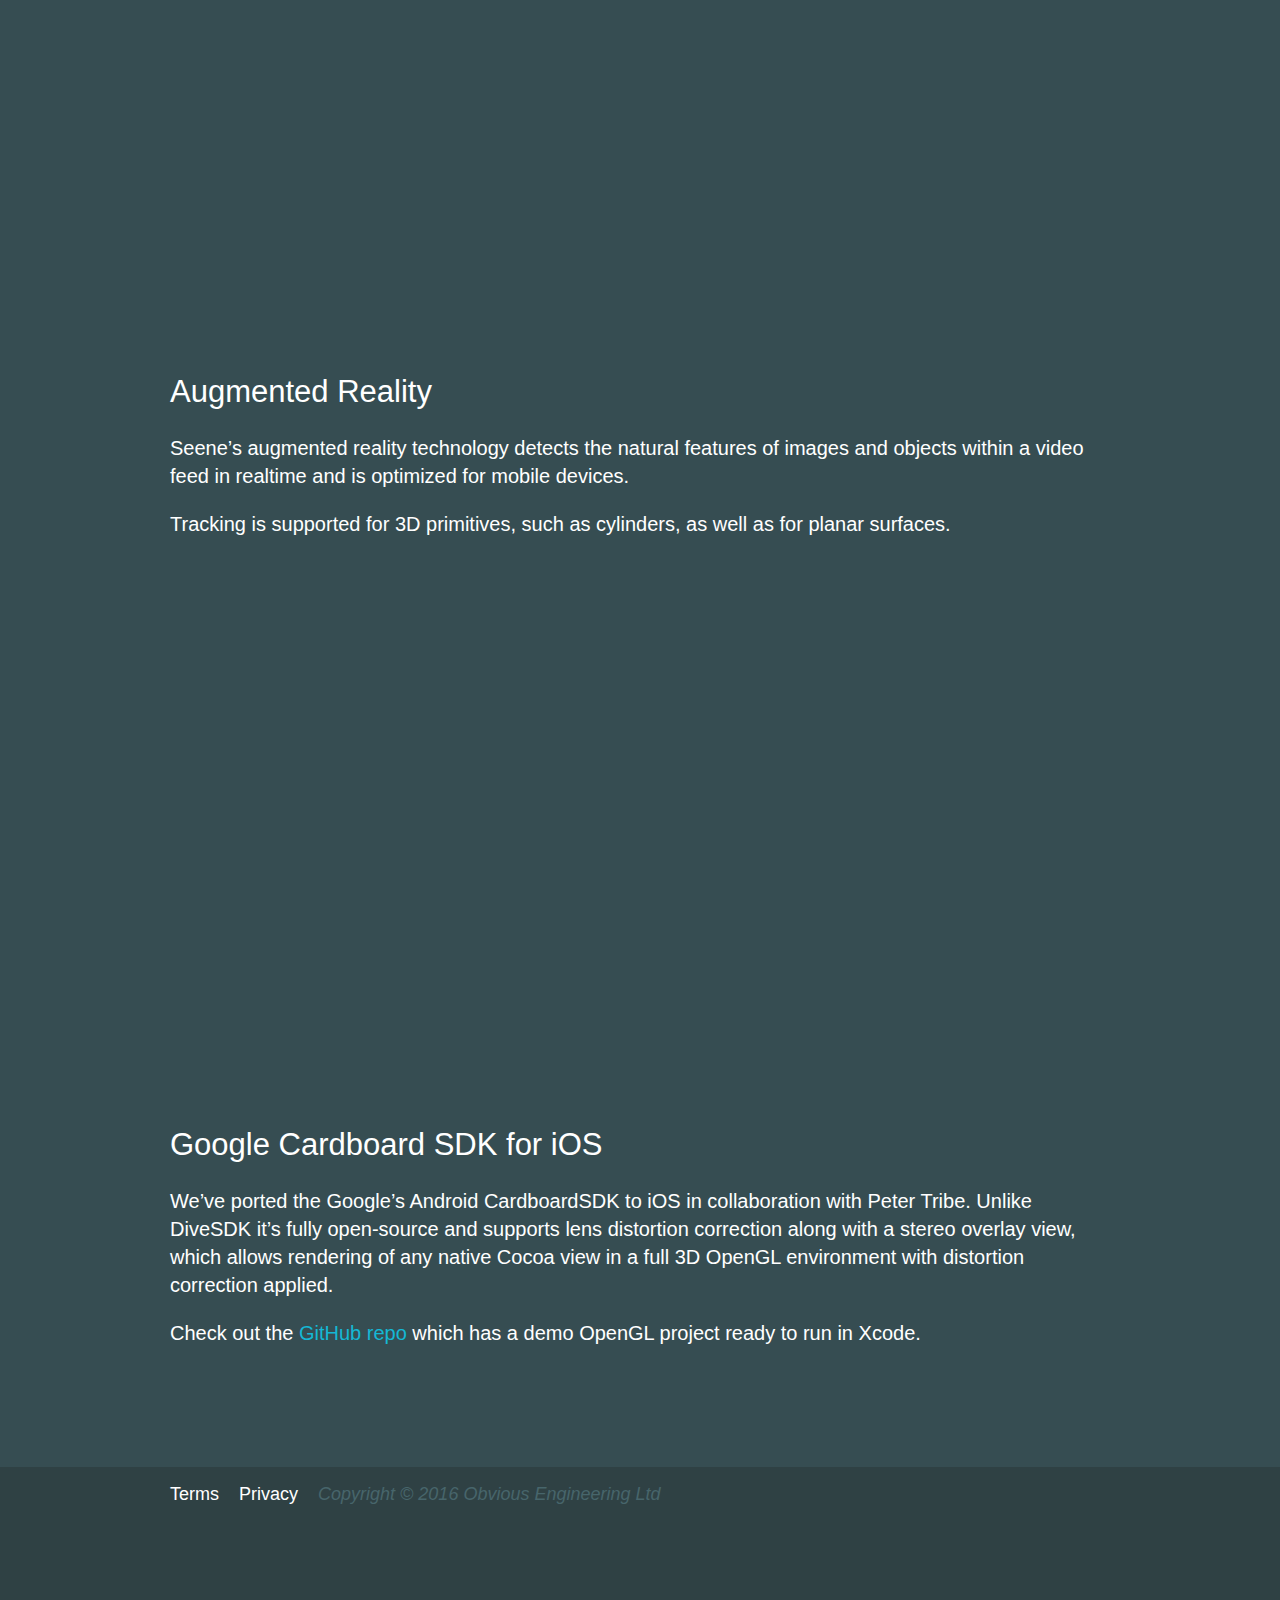
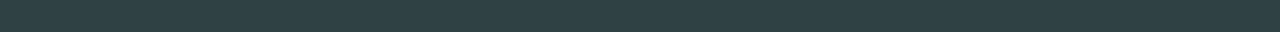
<file: technology.html>
<!doctype html>
<html class="no-js" lang="">
  <head>
    <meta charset="utf-8">
    <meta http-equiv="X-UA-Compatible" content="IE=edge,chrome=1">
    <title>Seene - Technology</title>
    <meta name="description" content="">
    <meta name="viewport" content="width=device-width, initial-scale=1">

    <link rel="stylesheet" href="css/normalize.min.css">
    <link rel="stylesheet" href="css/main.css">

    <!--[if lt IE 9]>
        <script src="https://cdnjs.cloudflare.com/ajax/libs/html5shiv/3.7.3/html5shiv.min.js"></script>
        <script>window.html5 || document.write('<script src="js/vendor/html5shiv.js"><\/script>')</script>
    <![endif]-->
  </head>
  <body>
    <!--[if lt IE 8]>
        <p class="browserupgrade">You are using an <strong>outdated</strong> browser. Please <a href="http://browsehappy.com/">upgrade your browser</a> to improve your experience.</p>
    <![endif]-->
    <div class="header">
      <div class="content clearfix">
        <div class="topnav">
          <h2 class="seenelogo"><a href="index.html"><span>Seene</span></a></h2>
          <ul class=hmenu>
            <li><a href="technology.html">Technology</a></li>
            <li><a href="solutions.html">Solutions</a></li>
            <li><a href="about.html">About</a></li>
          </ul>
        </div>
      </div>
    </div>

    <div class="body">
      <div class="content">
        <h1>Seene Technology</h1>

        <p>At Seene, we develop computer vision technology that pushes mobile devices to their limits. Our proprietary portfolio includes the following mobile device-optimized elements:</p>

        <ul>
          <li><a href="#faces">3D Face Capture</a></li>
          <li><a href="#3dscene">3D Scene Reconstruction</a></li>
          <li><a href="#25dscene">2.5D Scene Reconstruction and Computational Photography</a></li>
          <li><a href="#slam">SLAM and Object Tracking</a></li>
          <li><a href="#ar">Augmented Reality</a></li>
          <li><a href="#cardboard_ios">Google Cardboard SDK for iOS</a></li>
        </ul>

        <h2 id="faces">3D Face Capture</h2>

        <p>Seene has created a pipeline for high-resolution 3D face scanning on standard
        mobile devices. All processing is performed on the device without specialized hardware,
        so anyone can scan their face and see the result in seconds. The raw scan data is
        then fitted to a canonical base mesh and uploaded to our cloud platform, ready to
        be applied into virtual experiences and products.</p>

        <p>The system is patent-pending and is available within the Seene app on iOS.</p>

        <div class="video">
          <iframe src="https://www.youtube.com/embed/xGZPCUiTo9M?rel=0" width="100%" height="100%" frameborder="0" allowfullscreen></iframe>
        </div>

        <h2 id="3dscene">3D Scene Reconstruction</h2>

        <p>Seene’s next generation of technology enables dense 3D scene reconstruction,
        providing full 3D geometry and texturing that is comparable to dedicated hardware
        scanners – all on standard mobile devices in real-time, without the need for
        processing in the cloud.</p>

        <div class="video">
          <iframe src="https://www.youtube.com/embed/eJ9VTOcMNI8?rel=0" width="100%" height="100%" frameborder="0" allowfullscreen></iframe>
        </div>

        <h2 id="25dscene">2.5D Scene Reconstruction and Computational Photography</h2>

        <p>The Seene app is powered by our dense 2.5D reconstruction technology,
        which runs efficiently on mobile devices using CPU and GPU processing. It uses
        a continuous video stream to process fast, high-quality reconstructions, the
        results of which are available immediately.</p>

        <p>Seene offers computational photography abilities including refocusing of
        photos after they have been taken and depth adjustment. Other real-time effects
        under development can be seen here:</p>

        <div class="video">
          <iframe src="https://www.youtube.com/embed/OkqptZCw-rE?rel=0" width="100%" height="100%" frameborder="0" allowfullscreen></iframe>
        </div>

        <h2 id="slam">SLAM and Object Tracking</h2>

        <p>Simultaneous Localization and Mapping (SLAM) tracks the camera’s position within
        previously unknown 3D environments. Our implementation as used within the Seene app
        is robust and extremely fast to initialize.</p>

        <p>SLAM provides the ability to track arbitrary 3D objects in real-time.</p>

        <div class="video">
          <iframe src="https://www.youtube.com/embed/434SsV9nGHc?rel=0" width="100%" height="100%" frameborder="0" allowfullscreen></iframe>
        </div>

        <h2 id="ar">Augmented Reality</h2>

        <p>Seene’s augmented reality technology detects the natural features of images
        and objects within a video feed in realtime and is optimized for mobile devices.</p>

        <p>Tracking is supported for 3D primitives, such as cylinders, as well as for planar surfaces.</p>

        <div class="video">
          <iframe src="https://www.youtube.com/embed/f01O3FEpfIo?rel=0" width="100%" height="100%" frameborder="0" allowfullscreen></iframe>
        </div>

        <h2 id="cardboard_ios">Google Cardboard SDK for iOS</h2>

        <p>We’ve ported the Google’s Android CardboardSDK to iOS in collaboration with
        Peter Tribe. Unlike DiveSDK it’s fully open-source and supports lens distortion
        correction along with a stereo overlay view, which allows rendering of any native
        Cocoa view in a full 3D OpenGL environment with distortion correction applied.</p>

        <p>Check out the <a href="https://github.com/rsanchezsaez/CardboardSDK-iOS">GitHub repo</a>
        which has a demo OpenGL project ready to run in Xcode.</p>
      </div>
    </div>

    <div class="footer">
      <div class="content">
        <ul class="hmenu">
          <li><a href="terms.html">Terms</a></li>
          <li><a href="privacy.html">Privacy</a></li>
          <li class="copyright">Copyright &copy; 2016 Obvious Engineering Ltd</li>
        </ul>
      </div>
    </div>
  </body>
</html>
</file>
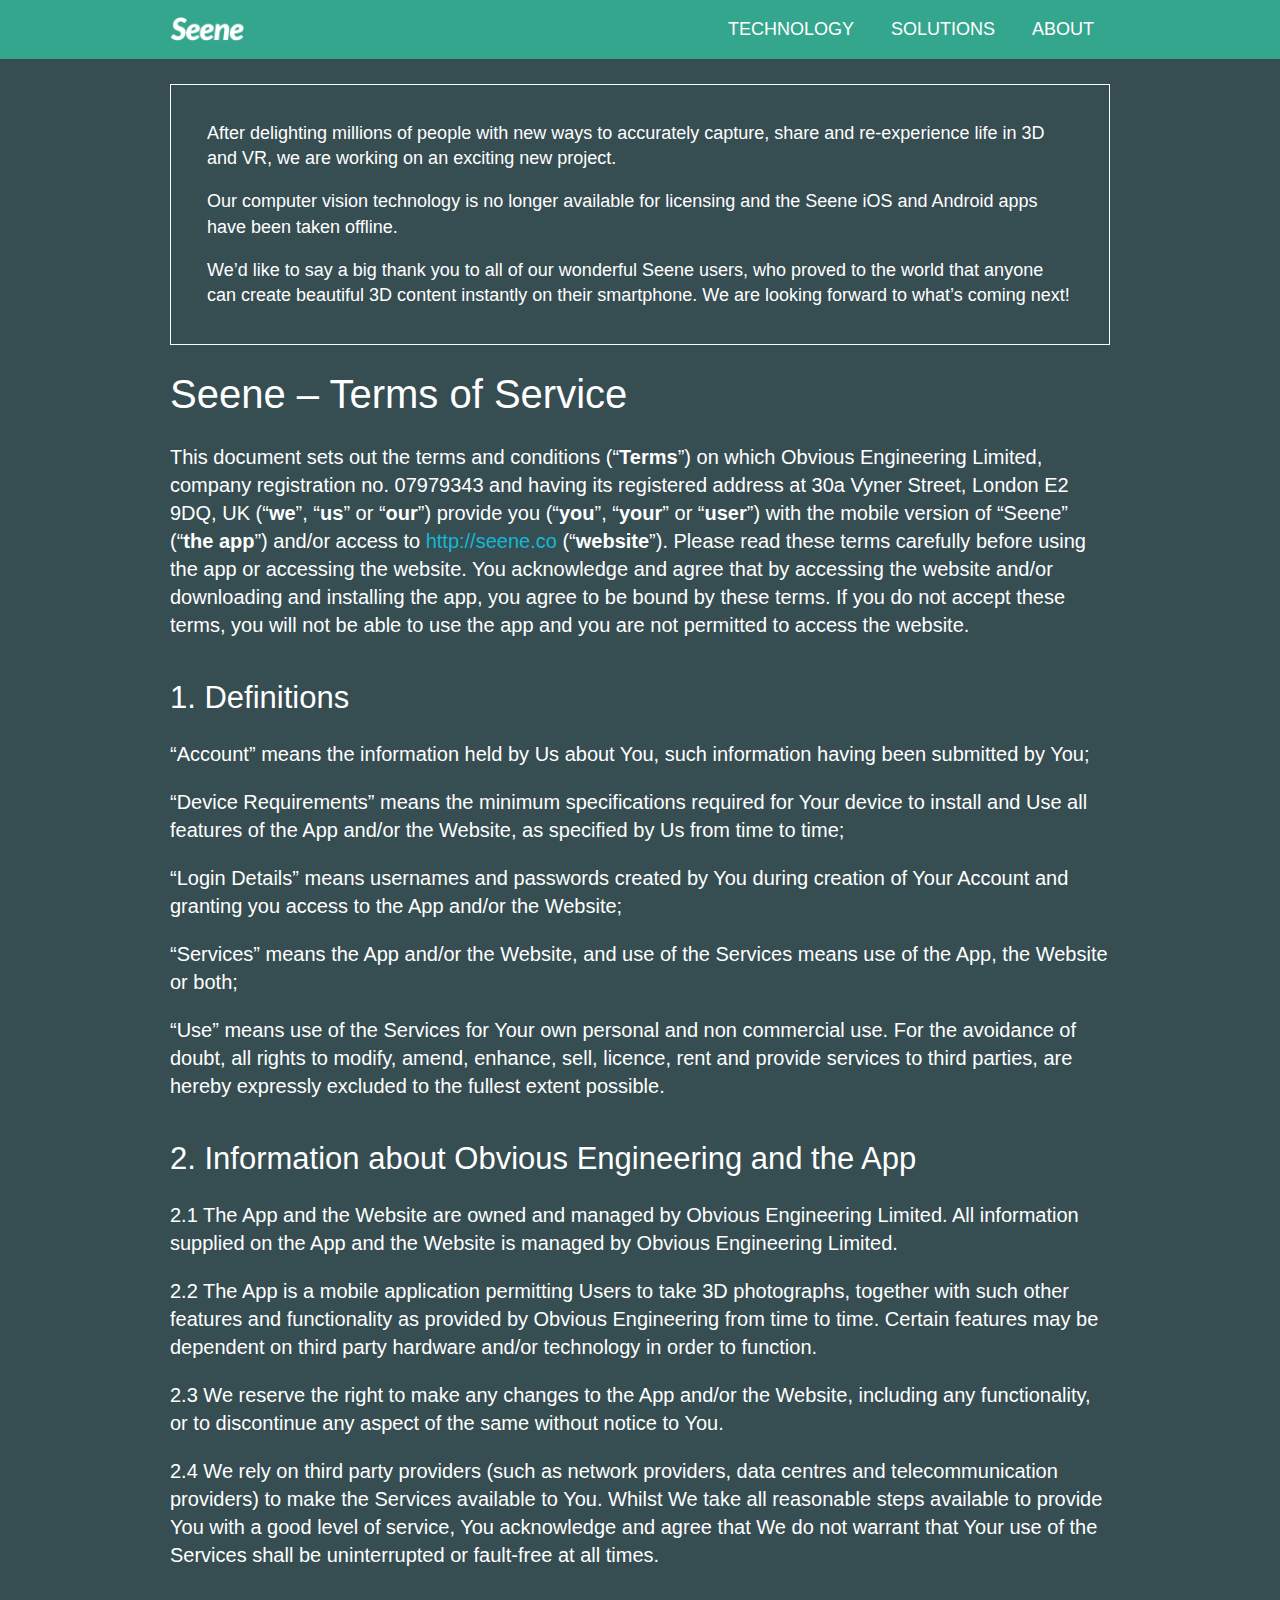
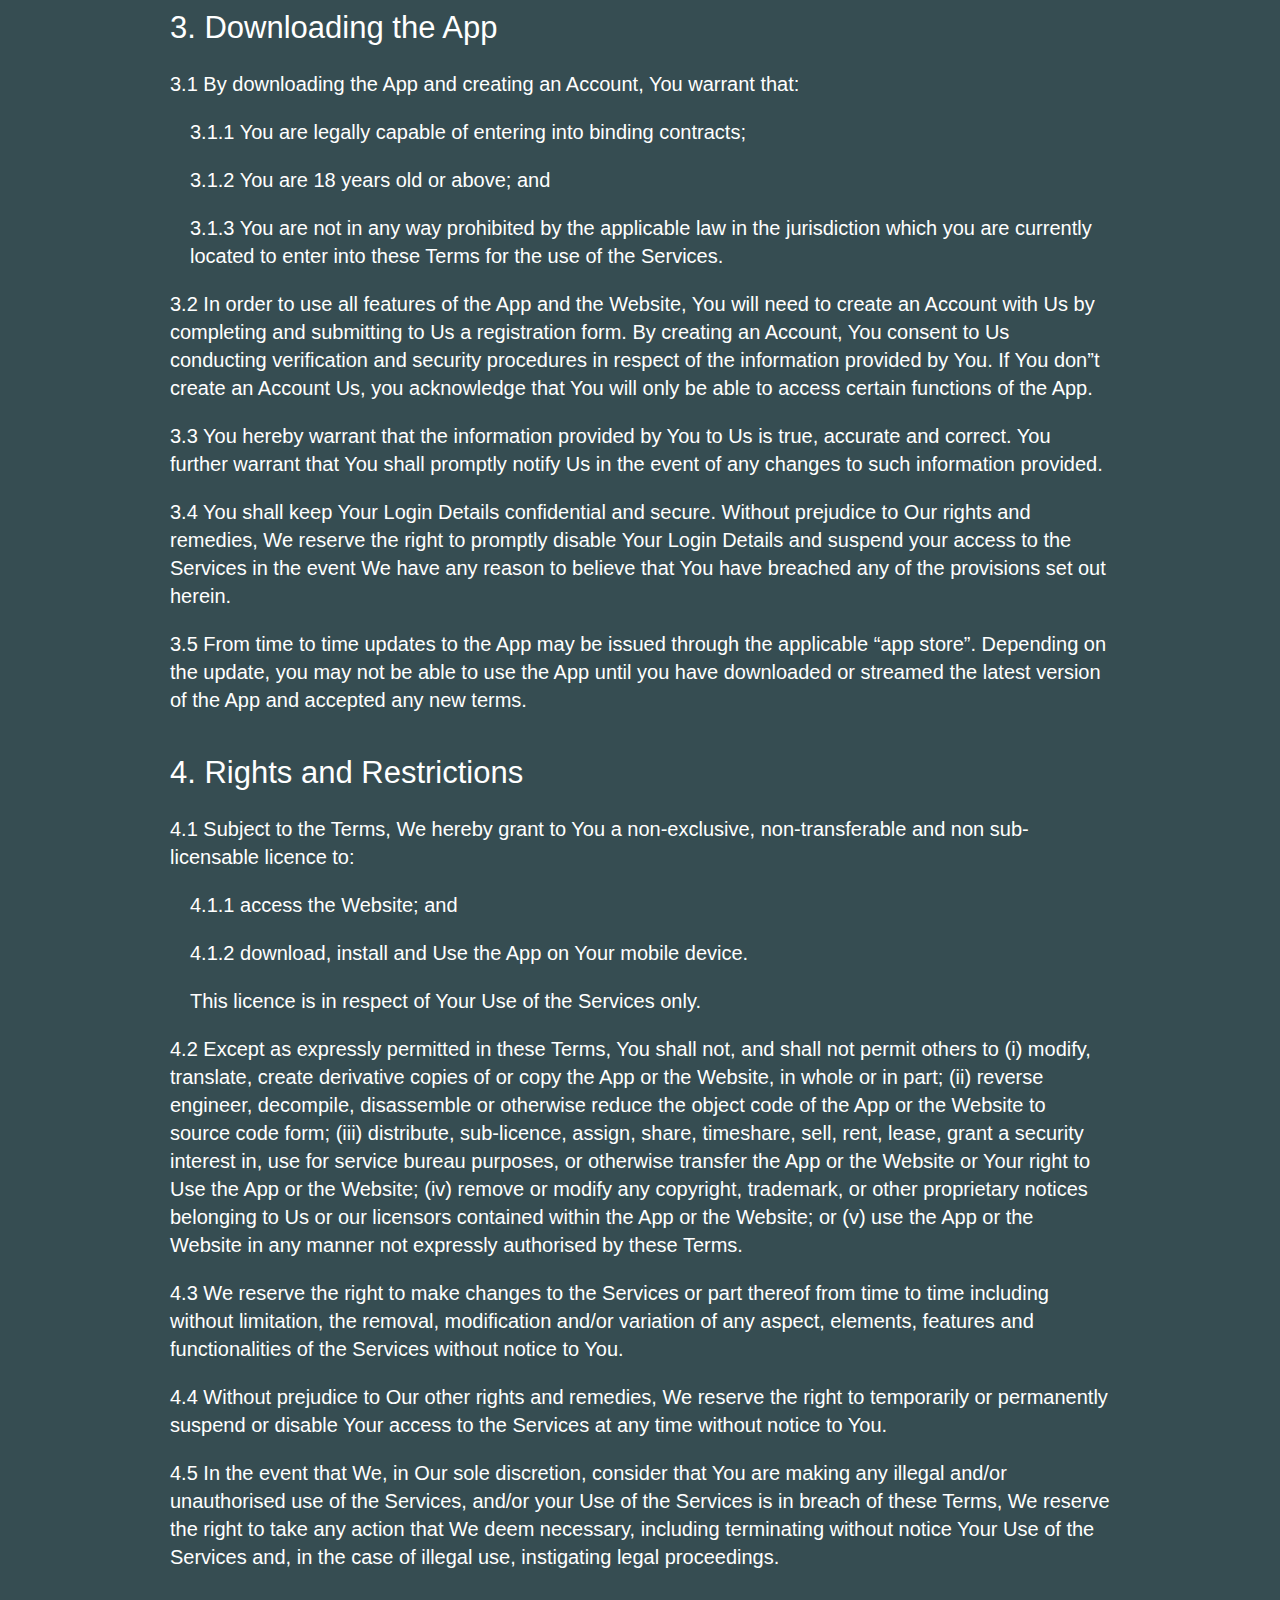
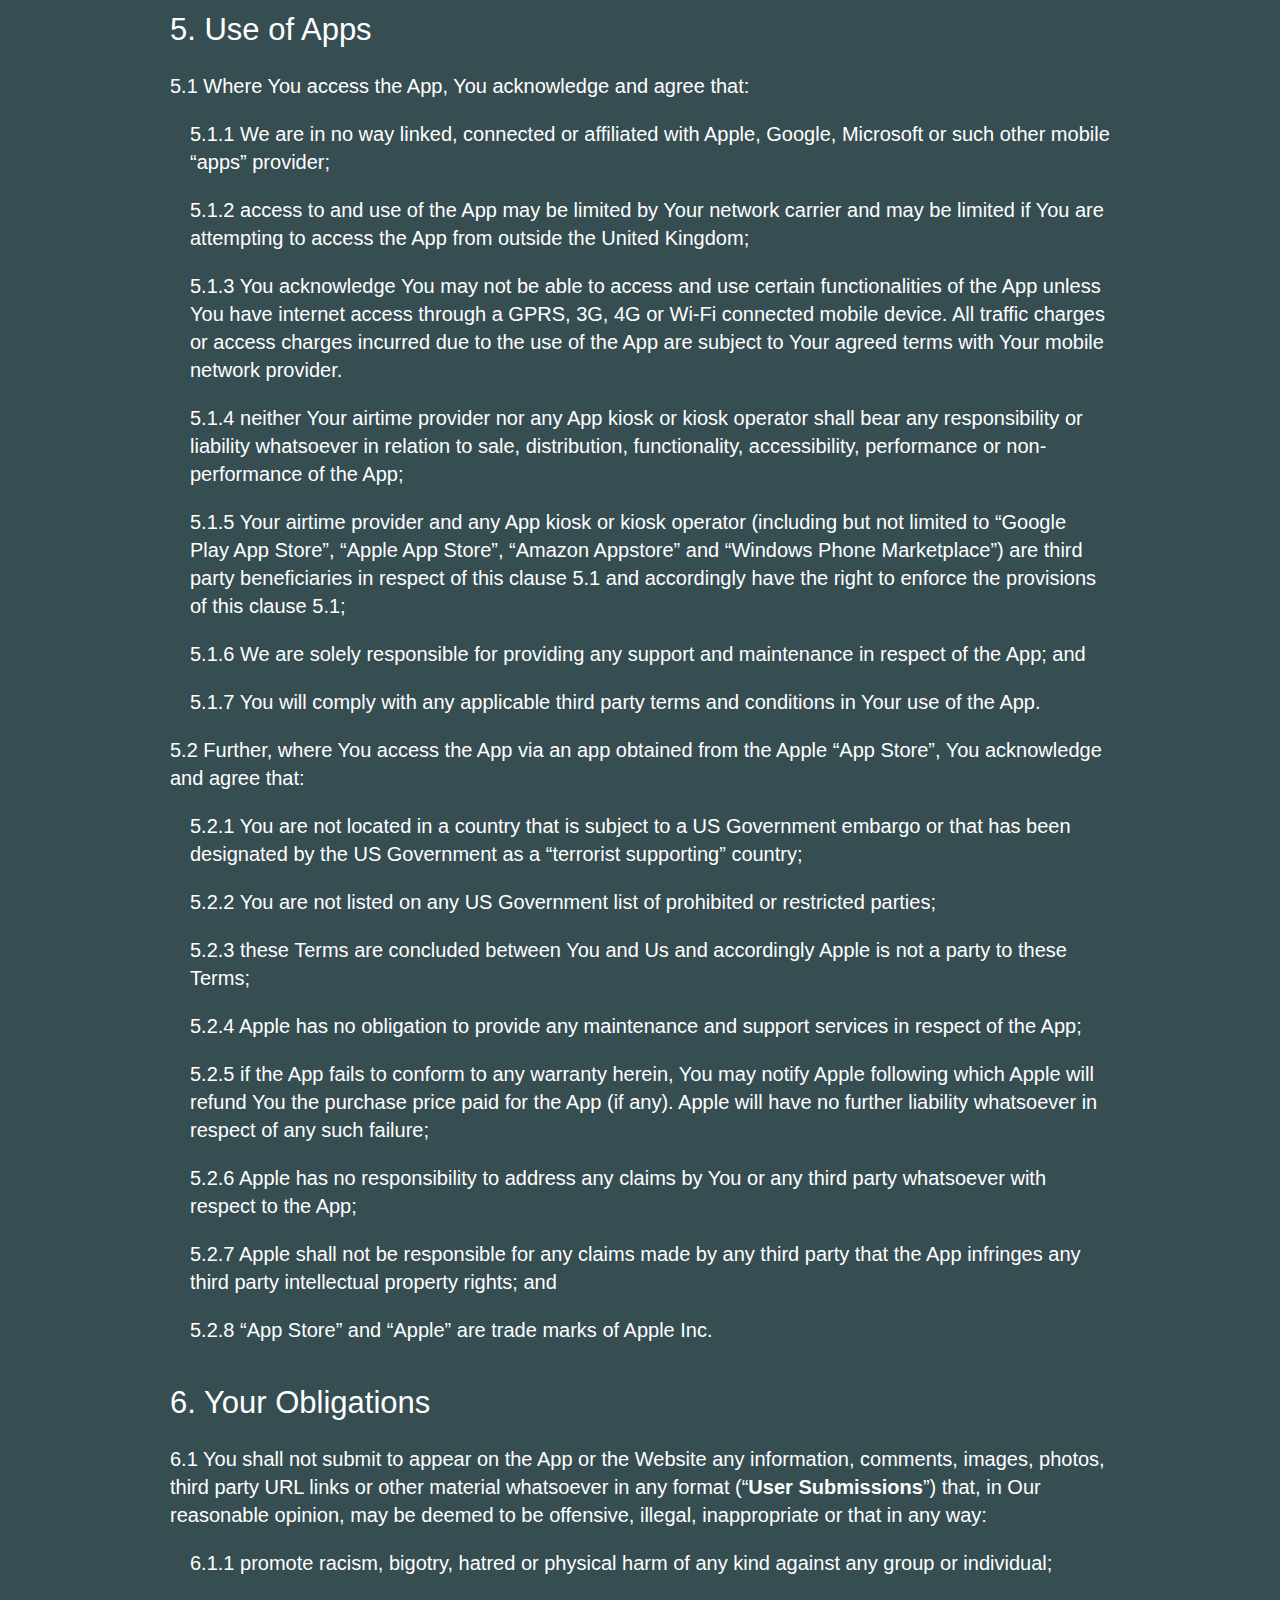
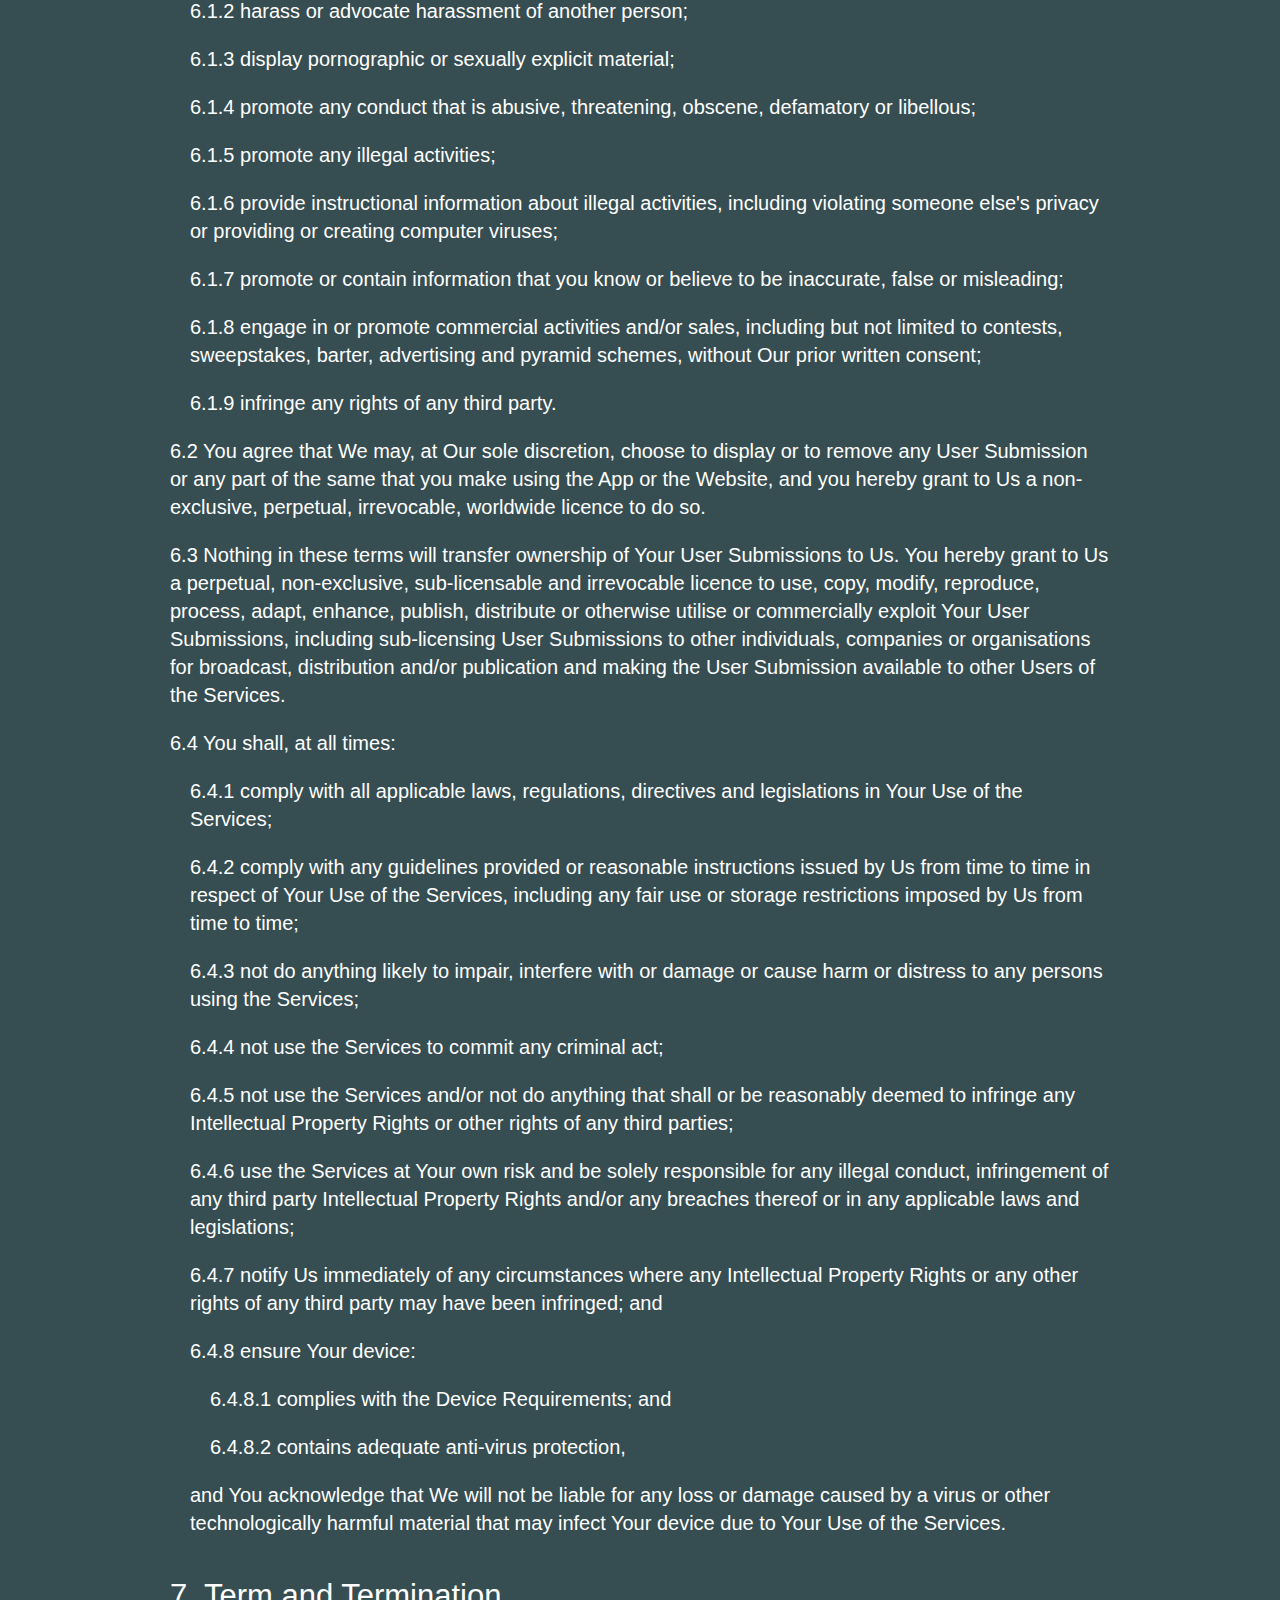
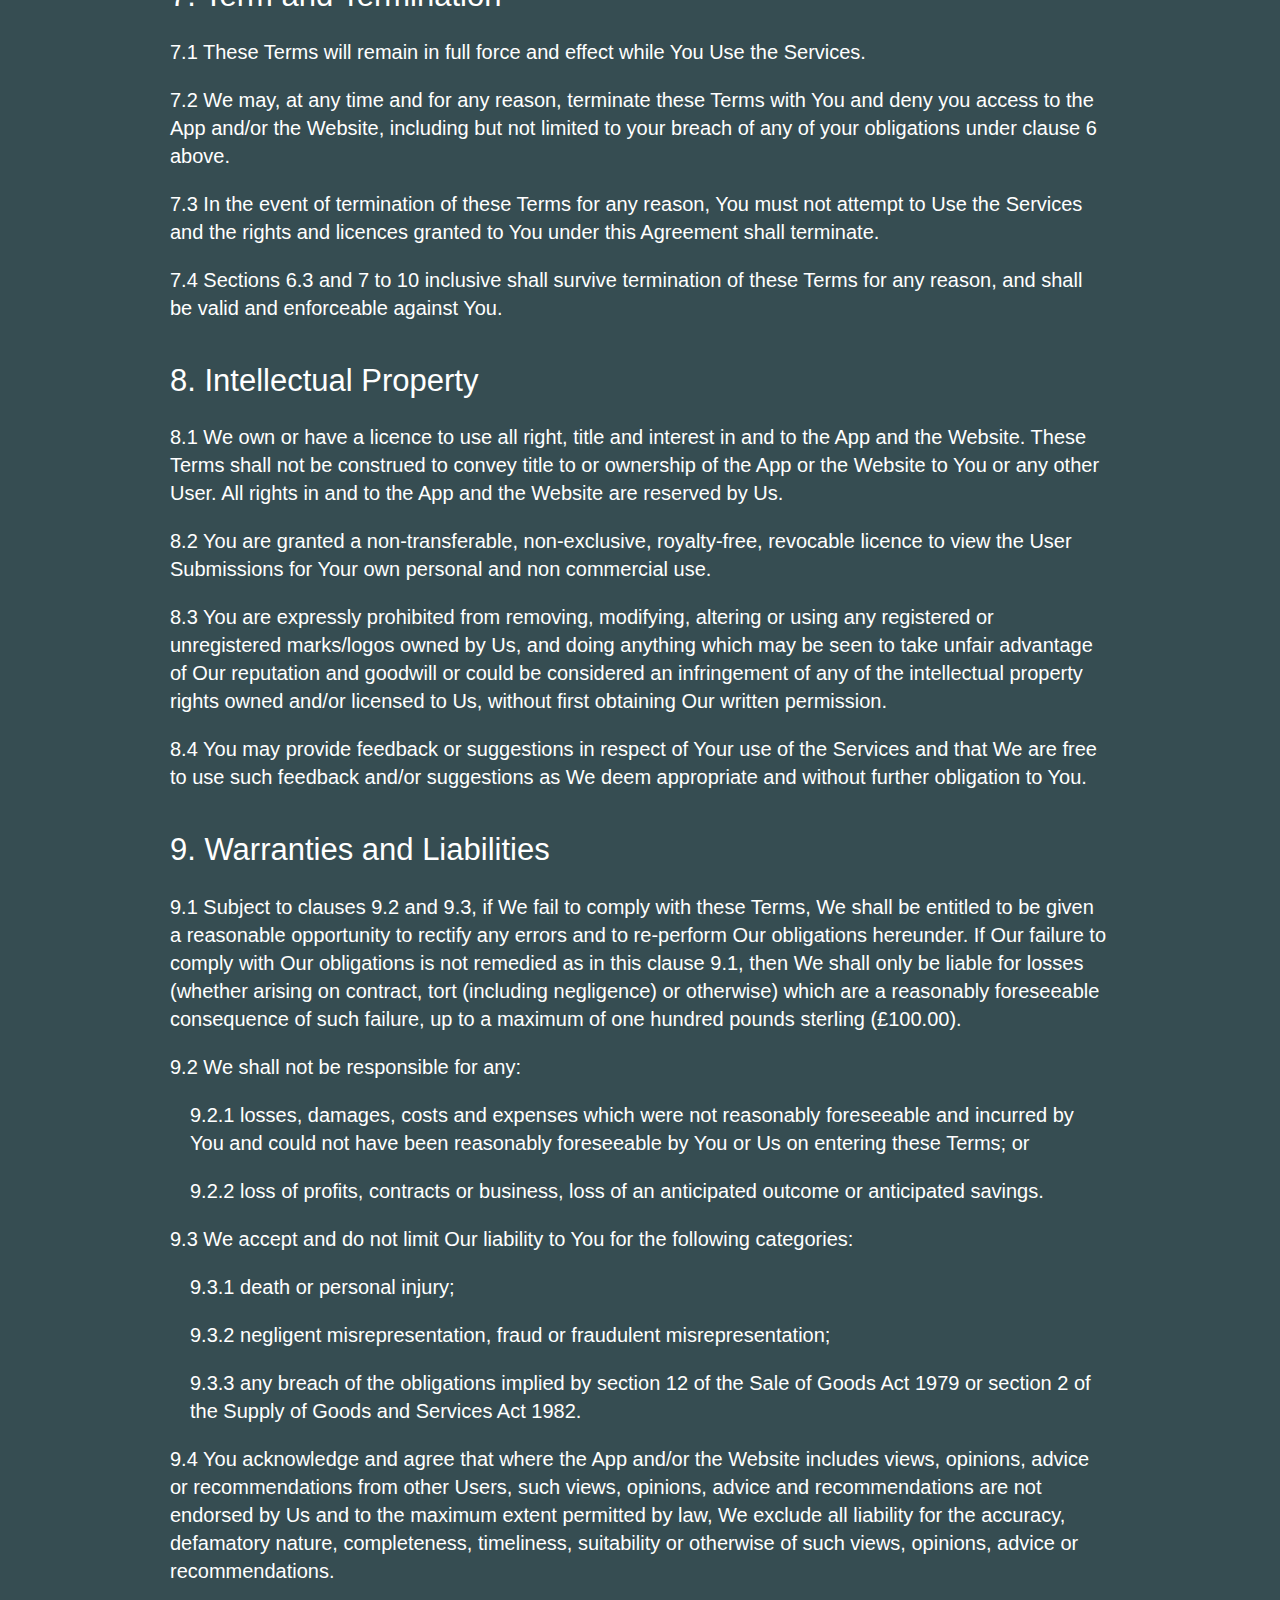
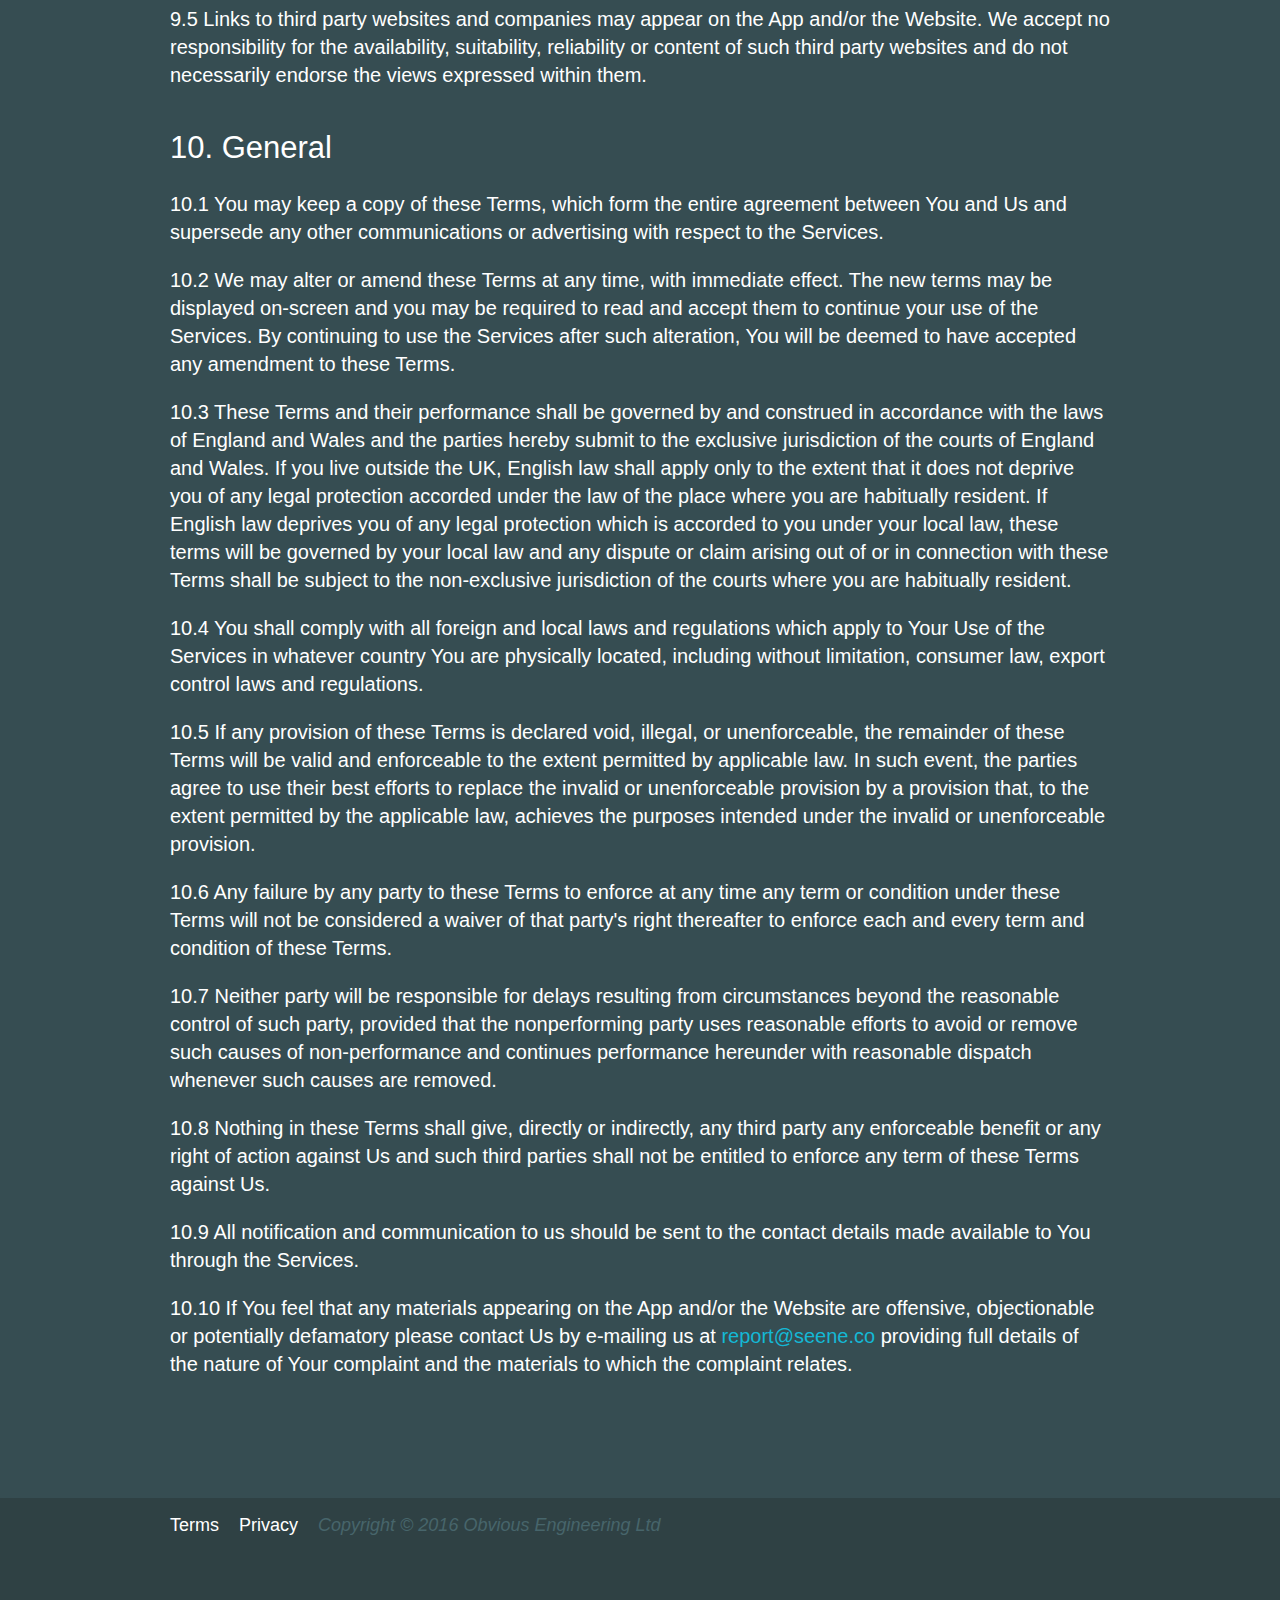
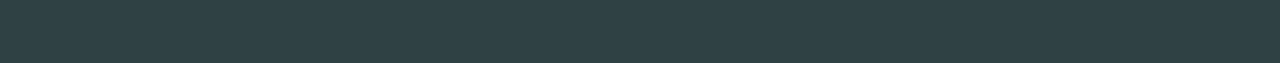
<file: terms.html>
<!doctype html>
<html class="no-js" lang="">
  <head>
    <meta charset="utf-8">
    <meta http-equiv="X-UA-Compatible" content="IE=edge,chrome=1">
    <title>Seene - Terms of Service</title>
    <meta name="description" content="">
    <meta name="viewport" content="width=device-width, initial-scale=1">

    <link rel="stylesheet" href="css/normalize.min.css">
    <link rel="stylesheet" href="css/main.css">

    <!--[if lt IE 9]>
        <script src="https://cdnjs.cloudflare.com/ajax/libs/html5shiv/3.7.3/html5shiv.min.js"></script>
        <script>window.html5 || document.write('<script src="js/vendor/html5shiv.js"><\/script>')</script>
    <![endif]-->
  </head>
  <body>
    <!--[if lt IE 8]>
        <p class="browserupgrade">You are using an <strong>outdated</strong> browser. Please <a href="http://browsehappy.com/">upgrade your browser</a> to improve your experience.</p>
    <![endif]-->
    <div class="header">
      <div class="content clearfix">
        <div class="topnav">
          <h2 class="seenelogo"><a href="index.html"><span>Seene</span></a></h2>
          <ul class=hmenu>
            <li><a href="technology.html">Technology</a></li>
            <li><a href="solutions.html">Solutions</a></li>
            <li><a href="about.html">About</a></li>
          </ul>
        </div>
      </div>
    </div>

    <div class="body">
      <div class="content">
        <div class="sunset-callout">
          <p>After delighting millions of people with new ways to accurately
          capture, share and re-experience life in 3D and VR, we are working on an
          exciting new project.</p>

          <p>Our computer vision technology is no longer available for licensing
          and the Seene iOS and Android apps have been taken offline.</p>

          <p>We&rsquo;d like to say a big thank you to all of our wonderful Seene
          users, who proved to the world that anyone can create beautiful 3D content
          instantly on their smartphone. We are looking forward to what&rsquo;s coming next!</p>
        </div>

        <h1>Seene &ndash; Terms of Service</h1>
        <p>This document sets out the terms and conditions (&ldquo;<strong>Terms</strong>&rdquo;) on which Obvious Engineering Limited, company registration no. 07979343 and having its registered address at 30a Vyner Street, London E2 9DQ, UK (&ldquo;<strong>we</strong>&rdquo;, &ldquo;<strong>us</strong>&rdquo; or &ldquo;<strong>our</strong>&rdquo;) provide you (&ldquo;<strong>you</strong>&rdquo;, &ldquo;<strong>your</strong>&rdquo; or &ldquo;<strong>user</strong>&rdquo;) with the mobile version of &ldquo;Seene&rdquo; (&ldquo;<strong>the app</strong>&rdquo;) and/or access to <a href="http://seene.co/" target="_blank">http://seene.co</a> (&ldquo;<strong>website</strong>&rdquo;). Please read these terms  carefully before using the app or accessing the website. You acknowledge and agree that by accessing the website and/or downloading and installing the app, you agree to be bound by these terms. If you do not accept these terms, you will not be able to use the app and you are not permitted to access the website.</p>

        <h2>1. Definitions</h2>
        <p>&ldquo;Account&rdquo; means the information held by Us about You, such information having been submitted by You;</p>
        <p>&ldquo;Device Requirements&rdquo; means the minimum specifications required for Your device to install and Use all features of the App and/or the Website, as specified by Us from time to time;</p>
        <p>&ldquo;Login Details&rdquo; means usernames and passwords created by You during creation of Your Account and granting you access to the App and/or the Website;</p>
        <p>&ldquo;Services&rdquo; means the App and/or the Website, and use of the Services means use of the App, the Website or both;</p>
        <p>&ldquo;Use&rdquo; means use of the Services for Your own personal and non commercial use. For the avoidance of doubt, all rights to modify, amend, enhance, sell, licence, rent and provide services to third parties, are hereby expressly excluded to the fullest extent possible.</p>

        <h2>2. Information about Obvious Engineering and the App</h2>
        <p>2.1 The App and the Website are owned and managed by Obvious Engineering Limited. All information supplied on the App and the Website is managed by Obvious Engineering Limited.</p>
        <p>2.2 The App is a mobile application permitting Users to take 3D photographs, together with such other features and functionality as provided by Obvious Engineering from time to time. Certain features may be dependent on third party hardware and/or technology in order to function.</p>
        <p>2.3 We reserve the right to make any changes to the App and/or the Website, including any functionality, or to discontinue any aspect of the same without notice to You.</p>
        <p>2.4 We rely on third party providers (such as network providers, data centres and telecommunication providers) to make the Services available to You. Whilst We take all reasonable steps available to provide You with a good level of service, You acknowledge and agree that We do not warrant that Your use of the Services shall be uninterrupted or fault-free at all times.</p>

        <h2>3. Downloading the App</h2>
        <p>3.1 By downloading the App and creating an Account, You warrant that:</p>
        <div style="margin-left:20px">
        <p>3.1.1 You are legally capable of entering into binding contracts;</p>
        <p>3.1.2 You are 18 years old or above; and</p>
        <p>3.1.3 You are not in any way prohibited by the applicable law in the jurisdiction which you are currently located to enter into these Terms for the use of the Services.</p>
        </div>
        <p>3.2 In order to use all features of the App and the Website, You will need to create an Account with Us by completing and submitting to Us a registration form. By creating an Account, You consent to Us conducting verification and security procedures in respect of the information provided by You. If You don&rdquo;t create an Account Us, you acknowledge that You will only be able to access certain functions of the App.</p>
        <p>3.3 You hereby warrant that the information provided by You to Us is true, accurate and correct.  You further warrant that You shall promptly notify Us in the event of any changes to such information provided.</p>
        <p>3.4 You shall keep Your Login Details confidential and secure. Without prejudice to Our rights and remedies, We reserve the right to promptly disable Your Login Details and suspend your access to the Services in the event We have any reason to believe that You have breached any of the provisions set out herein.</p>
        <p>3.5 From time to time updates to the App may be issued through the applicable &ldquo;app store&rdquo;. Depending on the update, you may not be able to use the App until you have downloaded or streamed the latest version of the App and accepted any new terms.</p>

        <h2>4. Rights and Restrictions</h2>
        <p>4.1 Subject to the Terms, We hereby grant to You a non-exclusive, non-transferable and non sub-licensable licence to:
        <div style="margin-left:20px">
        <p>4.1.1 access the Website; and</p>
        <p>4.1.2 download, install and Use the App on Your mobile device.</p>
        <p>This licence is in respect of Your Use of the Services only.</p>
        </div>
        <p>4.2 Except as expressly permitted in these Terms, You shall not, and shall not permit others to (i) modify, translate, create derivative copies of or copy the App or the Website, in whole or in part; (ii) reverse engineer, decompile, disassemble or otherwise reduce the object code of the App or the Website to source code form; (iii) distribute, sub-licence, assign, share, timeshare, sell, rent, lease, grant a security interest in, use for service bureau purposes, or otherwise transfer the App or the Website or Your right to Use the App or the Website; (iv) remove or modify any copyright, trademark, or other proprietary notices belonging to Us or our licensors contained within the App or the Website; or (v) use the App or the Website in any manner not expressly authorised by these Terms.</p>
        <p>4.3 We reserve the right to make changes to the Services or part thereof from time to time including without limitation, the removal, modification and/or variation of any aspect, elements, features and functionalities of the Services without notice to You.</p>
        <p>4.4 Without prejudice to Our other rights and remedies, We reserve the right to temporarily or permanently suspend or disable Your access to the Services at any time without notice to You.</p>
        <p>4.5 In the event that We, in Our sole discretion, consider that You are making any illegal and/or unauthorised use of the Services, and/or your Use of the Services is in breach of these Terms, We reserve the right to take any action that We deem necessary, including terminating without notice Your Use of the Services and, in the case of illegal use, instigating legal proceedings.</p>

        <h2>5. Use of Apps</h2>
        <p>5.1 Where You access the App, You acknowledge and agree that:</p>
        <div style="margin-left:20px">
        <p>5.1.1 We are in no way linked, connected or affiliated with Apple, Google, Microsoft or such other mobile &ldquo;apps&rdquo; provider;</p>
        <p>5.1.2 access to and use of the App may be limited by Your network carrier and may be limited if You are attempting to access the App from outside the United Kingdom;</p>
        <p>5.1.3 You acknowledge You may not be able to access and use certain functionalities of the App unless You have internet access through a GPRS, 3G, 4G or Wi-Fi connected mobile device. All traffic charges or access charges incurred due to the use of the App are subject to Your agreed terms with Your mobile network provider.</p>
        <p>5.1.4 neither Your airtime provider nor any App kiosk or kiosk operator shall bear any responsibility or liability whatsoever in relation to sale, distribution, functionality, accessibility, performance or non-performance of the App;</p>
        <p>5.1.5 Your airtime provider and any App kiosk or kiosk operator (including but not limited to &ldquo;Google Play App Store&rdquo;, &ldquo;Apple App Store&rdquo;, &ldquo;Amazon Appstore&rdquo; and &ldquo;Windows Phone Marketplace&rdquo;) are third party beneficiaries in respect of this clause 5.1 and accordingly have the right to enforce the provisions of this clause 5.1;</p>
        <p>5.1.6 We are solely responsible for providing any support and maintenance in respect of the App; and</p>
        <p>5.1.7 You will comply with any applicable third party terms and conditions in Your use of the App.</p>
        </div>
        <p>5.2 Further, where You access the App via an app obtained from the Apple &ldquo;App Store&rdquo;, You acknowledge and agree that:</p>
        <div style="margin-left:20px">
        <p>5.2.1 You are not located in a country that is subject to a US Government embargo or that has been designated by the US Government as a &ldquo;terrorist supporting&rdquo; country;</p>
        <p>5.2.2 You are not listed on any US Government list of prohibited or restricted parties;</p>
        <p>5.2.3 these Terms are concluded between You and Us and accordingly Apple is not a party to these Terms;</p>
        <p>5.2.4 Apple has no obligation to provide any maintenance and support services in respect of the App;</p>
        <p>5.2.5 if the App fails to conform to any warranty herein, You may notify Apple following which Apple will refund You the purchase price paid for the App (if any). Apple will have no further liability whatsoever in respect of any such failure;</p>
        <p>5.2.6 Apple has no responsibility to address any claims by You or any third party whatsoever with respect to the App;</p>
        <p>5.2.7 Apple shall not be responsible for any claims made by any third party that the App infringes any third party intellectual property rights; and</p>
        <p>5.2.8 &ldquo;App Store&rdquo; and &ldquo;Apple&rdquo; are trade marks of Apple Inc.</p>
        </div>

        <h2>6. Your Obligations</h2>
        <p>6.1 You shall not submit to appear on the App or the Website any information, comments, images, photos, third party URL links or other material whatsoever in any format (&ldquo;<strong>User Submissions</strong>&rdquo;) that, in Our reasonable opinion, may be deemed to be offensive, illegal, inappropriate or that in any way:</p>
        <div style="margin-left:20px">
        <p>6.1.1 promote racism, bigotry, hatred or physical harm of any kind against any group or individual;</p>
        <p>6.1.2 harass or advocate harassment of another person;</p>
        <p>6.1.3 display pornographic or sexually explicit material;</p>
        <p>6.1.4 promote any conduct that is abusive, threatening, obscene, defamatory or libellous;</p>
        <p>6.1.5 promote any illegal activities;</p>
        <p>6.1.6 provide instructional information about illegal activities, including violating someone else&#39;s privacy or providing or creating computer viruses;</p>
        <p>6.1.7 promote or contain information that you know or believe to be inaccurate, false or misleading;</p>
        <p>6.1.8 engage in or promote commercial activities and/or sales, including but not limited to contests, sweepstakes, barter, advertising and pyramid schemes, without Our prior written consent;</p>
        <p>6.1.9 infringe any rights of any third party.</p>
        </div>
        <p>6.2 You agree that We may, at Our sole discretion, choose to display or to remove any User Submission or any part of the same that you make using the App or the Website, and you hereby grant to Us a non-exclusive, perpetual, irrevocable, worldwide licence to do so.</p>
        <p>6.3 Nothing in these terms will transfer ownership of Your User Submissions to Us. You hereby grant to Us a perpetual, non-exclusive, sub-licensable and irrevocable licence to use, copy, modify, reproduce, process, adapt, enhance, publish, distribute or otherwise utilise or commercially exploit Your User Submissions, including sub-licensing User Submissions to other individuals, companies or organisations for broadcast, distribution and/or publication and making the User Submission available to other Users of the Services.</p>
        <p>6.4 You shall, at all times:</p>
        <div style="margin-left:20px">
        <p>6.4.1 comply with all applicable laws, regulations, directives and legislations in Your Use of the Services;</p>
        <p>6.4.2 comply with any guidelines provided or reasonable instructions issued by Us from time to time in respect of Your Use of the Services, including any fair use or storage restrictions imposed by Us from time to time;</p>
        <p>6.4.3 not do anything likely to impair, interfere with or damage or cause harm or distress to any persons using the Services;</p>
        <p>6.4.4 not use the Services to commit any criminal act;</p>
        <p>6.4.5 not use the Services and/or not do anything that shall or be reasonably deemed to infringe any Intellectual Property Rights or other rights of any third parties;</p>
        <p>6.4.6 use the Services at Your own risk and be solely responsible for any illegal conduct, infringement of any third party Intellectual Property Rights and/or any breaches thereof or in any applicable laws and legislations;</p>
        <p>6.4.7 notify Us immediately of any circumstances where any Intellectual Property Rights or any other rights of any third party may have been infringed; and</p>
        <p>6.4.8 ensure Your device:</p>
        <div style="margin-left:20px">
          <p>6.4.8.1 complies with the Device Requirements; and</p>
          <p>6.4.8.2 contains adequate anti-virus protection,</p>
        </div>
        and You acknowledge that We will not be liable for any loss or damage caused by a virus or other technologically harmful material that may infect Your device due to Your Use of the Services.
        </div>

        <h2>7. Term and Termination</h2>
        <p>7.1 These Terms will remain in full force and effect while You Use the Services.</p>
        <p>7.2 We may, at any time and for any reason, terminate these Terms with You and deny you access to the App and/or the Website, including but not limited to your breach of any of your obligations under clause 6 above.</p>
        <p>7.3 In the event of termination of these Terms for any reason, You must not attempt to Use the Services and the rights and licences granted to You under this Agreement shall terminate.</p>
        <p>7.4 Sections 6.3 and 7 to 10 inclusive shall survive termination of these Terms for any reason, and shall be valid and enforceable against You.</p>

        <h2>8. Intellectual Property</h2>
        <p>8.1 We own or have a licence to use all right, title and interest in and to the App and the Website. These Terms shall not be construed to convey title to or ownership of the App or the Website to You or any other User. All rights in and to the App and the Website are reserved by Us.</p>
        <p>8.2 You are granted a non-transferable, non-exclusive, royalty-free, revocable licence to view the User Submissions for Your own personal and non commercial use.</p>
        <p>8.3 You are expressly prohibited from removing, modifying, altering or using any registered or unregistered marks/logos owned by Us, and doing anything which may be seen to take unfair advantage of Our reputation and goodwill or could be considered an infringement of any of the intellectual property rights owned and/or licensed to Us, without first obtaining Our written permission.</p>
        <p>8.4 You may provide feedback or suggestions in respect of Your use of the Services and that We are free to use such feedback and/or suggestions as We deem appropriate and without further obligation to You.</p>

        <h2>9. Warranties and Liabilities</h2>
        <p>9.1 Subject to clauses 9.2 and 9.3, if We fail to comply with these Terms, We shall be entitled to be given a reasonable opportunity to rectify any errors and to re-perform Our obligations hereunder. If Our failure to comply with Our obligations is not remedied as in this clause 9.1, then We shall only be liable for losses (whether arising on contract, tort (including negligence) or otherwise) which are a reasonably foreseeable consequence of such failure, up to a maximum of one hundred pounds sterling (£100.00).</p>
        <p>9.2 We shall not be responsible for any:</p>
        <div style="margin-left:20px">
        <p>9.2.1 losses, damages, costs and expenses which were not reasonably foreseeable and incurred by You and could not have been reasonably foreseeable by You or Us on entering these Terms; or</p>
        <p>9.2.2 loss of profits, contracts or business, loss of an anticipated outcome or anticipated savings.</p>
        </div>
        <p>9.3 We accept and do not limit Our liability to You for the following categories:</p>
        <div style="margin-left:20px">
        <p>9.3.1 death or personal injury;</p>
        <p>9.3.2 negligent misrepresentation, fraud or fraudulent misrepresentation;</p>
        <p>9.3.3 any breach of the obligations implied by section 12 of the Sale of Goods Act 1979 or section 2 of the Supply of Goods and Services Act 1982.</p>
        </div>
        <p>9.4 You acknowledge and agree that where the App and/or the Website includes views, opinions, advice or recommendations from other Users, such views, opinions, advice and recommendations are not endorsed by Us and to the maximum extent permitted by law, We exclude all liability for the accuracy, defamatory nature, completeness, timeliness, suitability or otherwise of such views, opinions, advice or recommendations.</p>
        <p>9.5 Links to third party websites and companies may appear on the App and/or the Website. We accept no responsibility for the availability, suitability, reliability or content of such third party websites and do not necessarily endorse the views expressed within them.</p>

        <h2>10. General</h2>
        <p>10.1 You may keep a copy of these Terms, which form the entire agreement between You and Us and supersede any other communications or advertising with respect to the Services.</p>
        <p>10.2 We may alter or amend these Terms at any time, with immediate effect. The new terms may be displayed on-screen and you may be required to read and accept them to continue your use of the Services. By continuing to use the Services after such alteration, You will be deemed to have accepted any amendment to these Terms.</p>
        <p>10.3 These Terms and their performance shall be governed by and construed in accordance with the laws of England and Wales and the parties hereby submit to the exclusive jurisdiction of the courts of England and Wales. If you live outside the UK, English law shall apply only to the extent that it does not deprive you of any legal protection accorded under the law of the place where you are habitually resident. If English law deprives you of any legal protection which is accorded to you under your local law, these terms will be governed by your local law and any dispute or claim arising out of or in connection with these Terms shall be subject to the non-exclusive jurisdiction of the courts where you are habitually resident.</p>
        <p>10.4 You shall comply with all foreign and local laws and regulations which apply to Your Use of the Services in whatever country You are physically located, including without limitation, consumer law, export control laws and regulations.</p>
        <p>10.5 If any provision of these Terms is declared void, illegal, or unenforceable, the remainder of these Terms will be valid and enforceable to the extent permitted by applicable law. In such event, the parties agree to use their best efforts to replace the invalid or unenforceable provision by a provision that, to the extent permitted by the applicable law, achieves the purposes intended under the invalid or unenforceable provision.</p>
        <p>10.6 Any failure by any party to these Terms to enforce at any time any term or condition under these Terms will not be considered a waiver of that party's right thereafter to enforce each and every term and condition of these Terms.</p>
        <p>10.7 Neither party will be responsible for delays resulting from circumstances beyond the reasonable control of such party, provided that the nonperforming party uses reasonable efforts to avoid or remove such causes of non-performance and continues performance hereunder with reasonable dispatch whenever such causes are removed.</p>
        <p>10.8 Nothing in these Terms shall give, directly or indirectly, any third party any enforceable benefit or any right of action against Us and such third parties shall not be entitled to enforce any term of these Terms against Us.</p>
        <p>10.9 All notification and communication to us should be sent to the contact details made available to You through the Services.</p>
        <p>10.10 If You feel that any materials appearing on the App and/or the Website are offensive, objectionable or potentially defamatory please contact Us by e-mailing us at <a href="mailto:report@seene.co">report@seene.co</a> providing full details of the nature of Your complaint and the materials to which the complaint relates.</p>
      </div>
    </div>

    <div class="footer">
      <div class="content">
        <ul class="hmenu">
          <li><a href="terms.html">Terms</a></li>
          <li><a href="privacy.html">Privacy</a></li>
          <li class="copyright">Copyright &copy; 2016 Obvious Engineering Ltd</li>
        </ul>
      </div>
    </div>
  </body>
</html>
</file>
<file: css/main.css>
/*! HTML5 Boilerplate v5.0 | MIT License | http://h5bp.com/ */

html {
    color: #222;
    font-size: 1em;
    line-height: 1.4;
}

::-moz-selection {
    background: #b3d4fc;
    text-shadow: none;
}

::selection {
    background: #b3d4fc;
    text-shadow: none;
}

hr {
    display: block;
    height: 1px;
    border: 0;
    border-top: 1px solid #ccc;
    margin: 1em 0;
    padding: 0;
}

audio,
canvas,
iframe,
img,
svg,
video {
    vertical-align: middle;
}

fieldset {
    border: 0;
    margin: 0;
    padding: 0;
}

textarea {
    resize: vertical;
}

.browserupgrade {
    margin: 0.2em 0;
    background: #ccc;
    color: #000;
    padding: 0.2em 0;
}

/* ==========================================================================
   Author's custom styles
   ========================================================================== */

body {
  background-color: #364d52;
  color: #FFF;
  padding: 0;
  font-family: "Helvetica Neue", Helvetica, Arial, sans-serif;
  font-size: 20px;
  font-weight: 300;
}

h1 {
  font-size: 48px;
  line-height: 1.1;
}

h2 {
  font-size: 31px;
  font-weight: 500;
  line-height: 1.1;
  margin: 25px 0;
}

p {
}

.nowrap {
  white-space: nowrap;
}

.content {
  max-width: 940px;
  margin: 0 auto;
  padding: 0 25px;
}

/*heading*/
ul.hmenu {
  margin: 0;
  padding: 0;
}

ul.hmenu li {
  list-style-type: none;
  display: inline-block;
  margin: 0;
  padding: 0;
}

.header {
  background-color: #34a68d;
}

.topnav {
  height: 25px;
  padding: 17px 0;
}

.seenelogo {
  margin: 0;
  float: left;
  font-style: italic;
  font-weight: 900;
  /*font-family: Lato;*/
  background-image: url("../img/seene-logo.png");
  background-repeat: no-repeat;
  background-size: 74px 24px;
  width: 74px;
  height: 24px;
}

.seenelogo span {
  display: none;
}

.seenelogo a {
  width: 100%;
  height: 100%;
  display: inline-block;
}

.header ul {
  text-transform: uppercase;
  float: right;
  font-size: 18px;
  font-weight: 300;
}

.header .hmenu li {
  margin: 0 16px;
}

.header a {
  color: #FFF;
  text-decoration: none;
}

.strapline {
  text-transform: uppercase;
  max-width: 50rem;
  margin: 100px 0 0;
  padding-bottom: 13px;
}

/*main body*/
.body h1 {
  font-weight: 500;
  font-size: 40px;
}

.body a {
  color: #14b8d5;
  text-decoration: none;
}

.body a:hover {
  color: #12a4be;
  text-decoration: underline;
}

.body .content h2:not(:first-child) {
  margin-top: 42px;
}

.btn.learn-more {
  background-color: #12a4be;
  color: #FFF;
  text-decoration: none;
  display: inline-block;
  padding: 8px 12px;
}

.btn.learn-more:hover {
  color: #FFF;
  text-decoration: none;
  background-color: #10a0b9;
}

.video-home {
  float: right;
  width: 470px;
  height: 260px;
  margin-left: 15px;
}

.video {
  margin: 16px 0;
  height: 528px;
}

.sol-image {
  width: 50%;
  float: right;
  margin-left: 15px;
}

.sol-image img {
  width: 100%;
}

/*press*/
.press {
  margin-top: 55px;
  padding: 25px 0;
  background-color: #34a68d;
}

blockquote {
  margin: 0px 0 55px;
  padding: 13px 26px;
}

blockquote:before {
  display: block;
  height: 0;
  content: "“";
  float: left;
  margin-left: -.5em;
  margin-top: .1em;
  font: italic 400%/1 Helvetica;
  color: rgba(252, 252, 252, 0.5);
}

blockquote p {
  font-size: 30px;
  font-style: italic;
  font-weight: 500;
  line-height: 1.1;
  margin: 26px 0 13px;
}

blockquote footer {
  text-align: right;
  font-size: 18px;
  font-weight: 600;
}

blockquote a {
  color: #FFF;
  text-decoration: none;
}

blockquote a:hover {
  text-decoration: underline;
}

.about-logos-section {
  width: 100%;
  margin: 15px 0;
  display: table;
}

/*a table-cell*/
.about-logo-wrap {
  display: table-cell;
  vertical-align: middle;
  text-align: center;
  text-decoration: none;
  padding: 5px 2em;
}

/*img*/
.about-logo {
  width: 100%;
  display: block;
  margin: 0 auto;
  vertical-align: middle
}

img {
  border: 0;
}

/*team*/
.about-logos {
  padding: 2em 2em;
  margin-left: -15px;
  margin-right: -15px;
  background-color: #FFF;
  color: #363636;
  text-align: center;
  -webkit-box-shadow: 0 10px 20px 5px rgba(0,0,0,0.19);
  box-shadow: 0 10px 20px 5px rgba(0,0,0,0.19);
}

.about-logos:after {
  content: " ";
  display: table;
}

.about-team-member {
  margin: 1em 0;
  padding: 10px;
  width: 25%;
  float: left;
  box-sizing: border-box;
}

.about-team-member-avatar {
  width: 128px;
  margin: 0 auto;
  display: block;
  border-radius: 100%;
}

.about-team-member-name {
  font-size: 23px;
  font-weight: 500;
  margin: 13px 0;
  line-height: 1.1;
}

.about-team-member-title {
  margin: 0.5em 0 1em;
  text-transform: uppercase;
  font-size: 75%;
  font-weight: 300;
  color: #616161;
}

.about-team-member-bio {
  font-size: 16px;
  margin: 1em 0;
}

.award-logos {
  padding: 2em 150px;
}

.award-logos .about-logos-section {
}

.award-logos .about-logo-wrap {
  padding: 5px 1em;
}

.about-logo {
  width: 100%;
  -webkit-filter: grayscale(1);
  -o-filter: grayscale(1);
  filter: grayscale(1);
}

/*legal*/
.sunset-callout {
  border: 1px solid white;
  margin: 25px 0;
  padding: 1em 2em;
  font-size: 18px;
}

/*footer*/
.footer {
  background-color: #2f4144;
  margin-top: 120px;
  padding-top: 15px;
  height: 150px;
  font-size: 18px;
}

.footer a {
  color: #FFF;
  text-decoration: none;
}

.footer a:hover {
  text-decoration: underline;
}

.footer .hmenu li {
  margin-right: 15px;
}

.copyright {
  color: #47656b;
  font-style: italic;
}



/* ==========================================================================
   Media Queries
   ========================================================================== */

@media only screen and (max-width: 800px) {
  .video {
    height: 420px;
  }

  .video-home {
    float: none;
  }

  .sol-image {
    float: none;
  }

  .about-team-member {
    width: 50%;
  }

  .award-logos {
    padding-left: 50px;
    padding-right: 50px;
  }
}

@media only screen and (max-width: 600px) {
  .topnav .hmenu li {
    display: block;
    text-align: right;
  }

  .about-team-member {
    float: none;
    width: auto;
  }

  .award-logos {
    display: block;
    padding-left: 10px;
    padding-right: 10px;
  }

  .about-logos-section {
    display: block;
  }

  .award-logos .about-logo-wrap {
    display: block;
    width: 150px;
    margin: 10px auto;
  }

  .video {
    height: 260px;
  }
}

@media print,
       (-o-min-device-pixel-ratio: 5/4),
       (-webkit-min-device-pixel-ratio: 1.25),
       (min-resolution: 120dpi) {

}

@media only print {
  .topnav ul {
    display: none;
  }
}

/* ==========================================================================
   Helper classes
   ========================================================================== */

.hidden {
    display: none !important;
    visibility: hidden;
}

.visuallyhidden {
    border: 0;
    clip: rect(0 0 0 0);
    height: 1px;
    margin: -1px;
    overflow: hidden;
    padding: 0;
    position: absolute;
    width: 1px;
}

.visuallyhidden.focusable:active,
.visuallyhidden.focusable:focus {
    clip: auto;
    height: auto;
    margin: 0;
    overflow: visible;
    position: static;
    width: auto;
}

.invisible {
    visibility: hidden;
}

.clearfix:before,
.clearfix:after,
section:before,
section:after {
    content: " ";
    display: table;
}

.clearfix:after,
section:after {
    clear: both;
}

.clearfix,
section {
    *zoom: 1;
}

/* ==========================================================================
   Print styles
   ========================================================================== */

@media print {
    *,
    *:before,
    *:after {
        background: transparent !important;
        color: #000 !important;
        box-shadow: none !important;
        text-shadow: none !important;
    }

    a,
    a:visited {
        text-decoration: underline;
    }

    a[href]:after {
        content: " (" attr(href) ")";
    }

    abbr[title]:after {
        content: " (" attr(title) ")";
    }

    a[href^="#"]:after,
    a[href^="javascript:"]:after {
        content: "";
    }

    pre,
    blockquote {
        border: 1px solid #999;
        page-break-inside: avoid;
    }

    thead {
        display: table-header-group;
    }

    tr,
    img {
        page-break-inside: avoid;
    }

    img {
        max-width: 100% !important;
    }

    p,
    h2,
    h3 {
        orphans: 3;
        widows: 3;
    }

    h2,
    h3 {
        page-break-after: avoid;
    }
}
</file>
